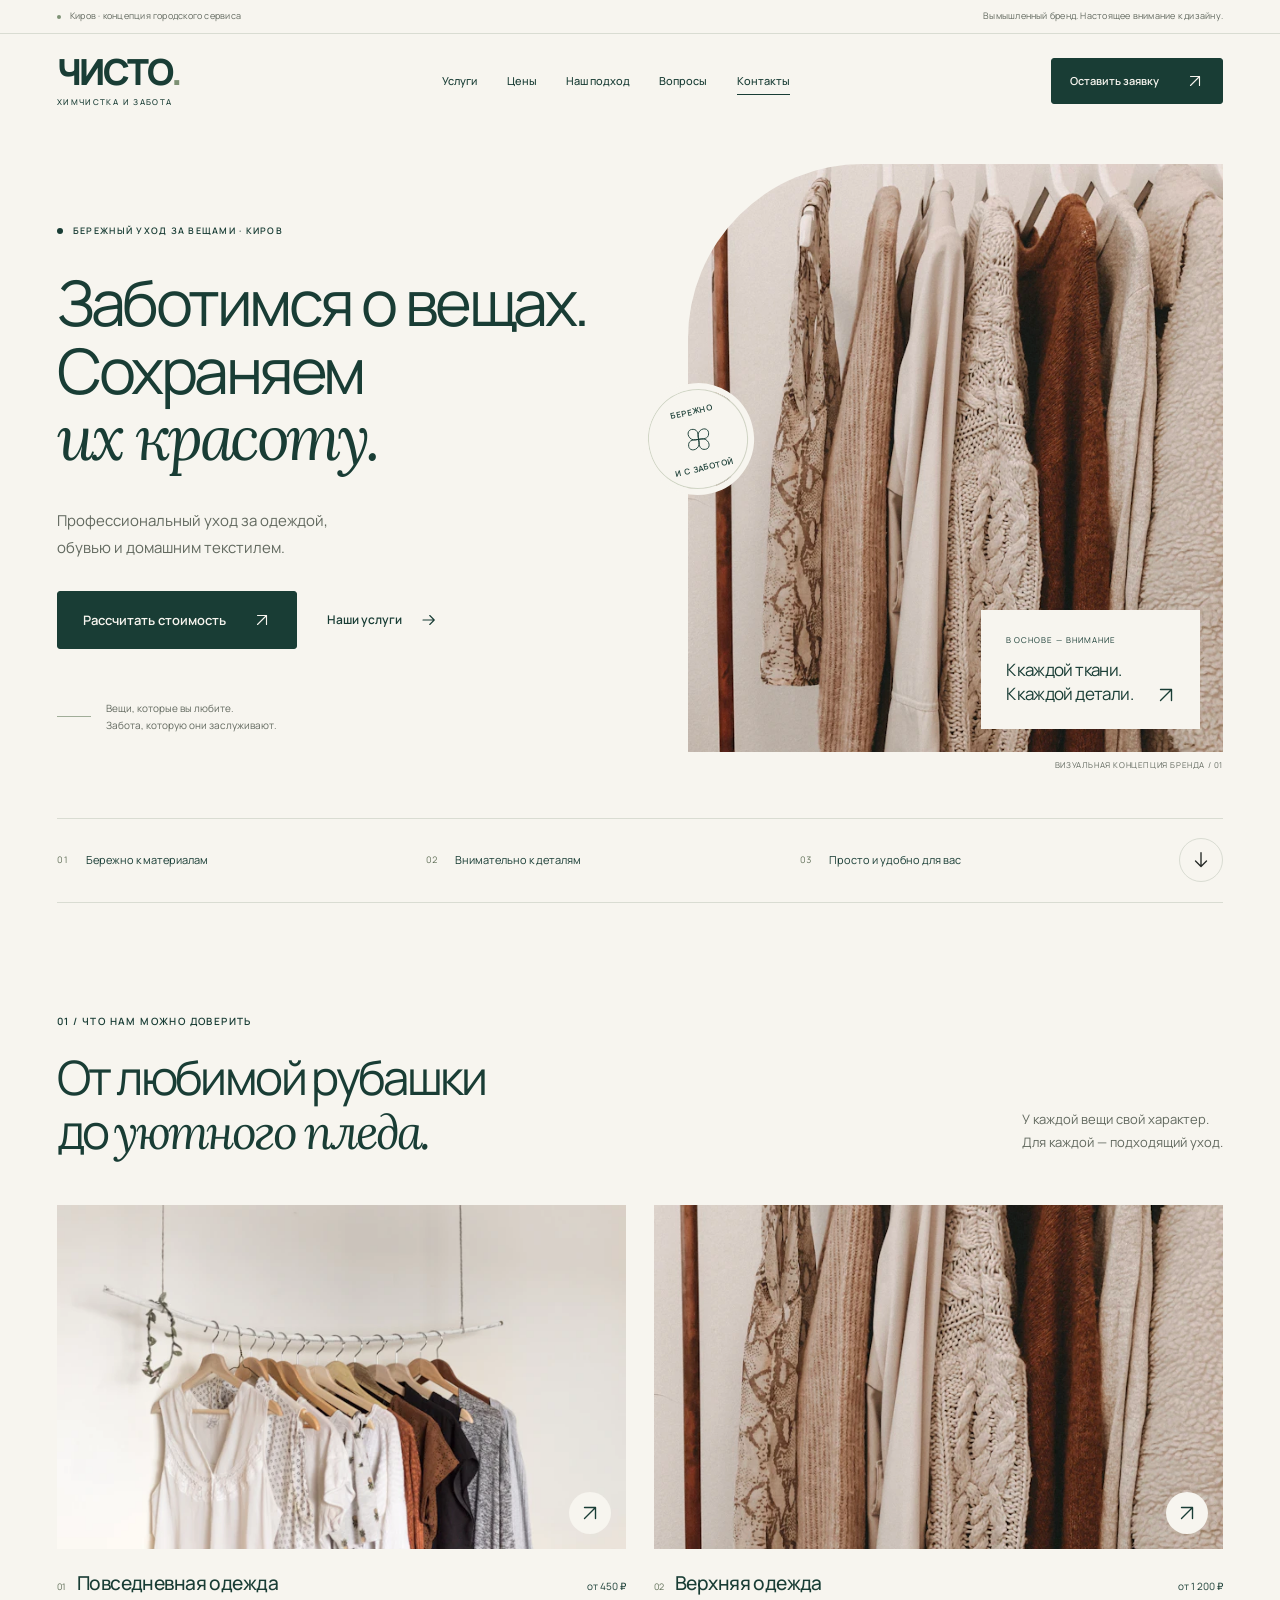
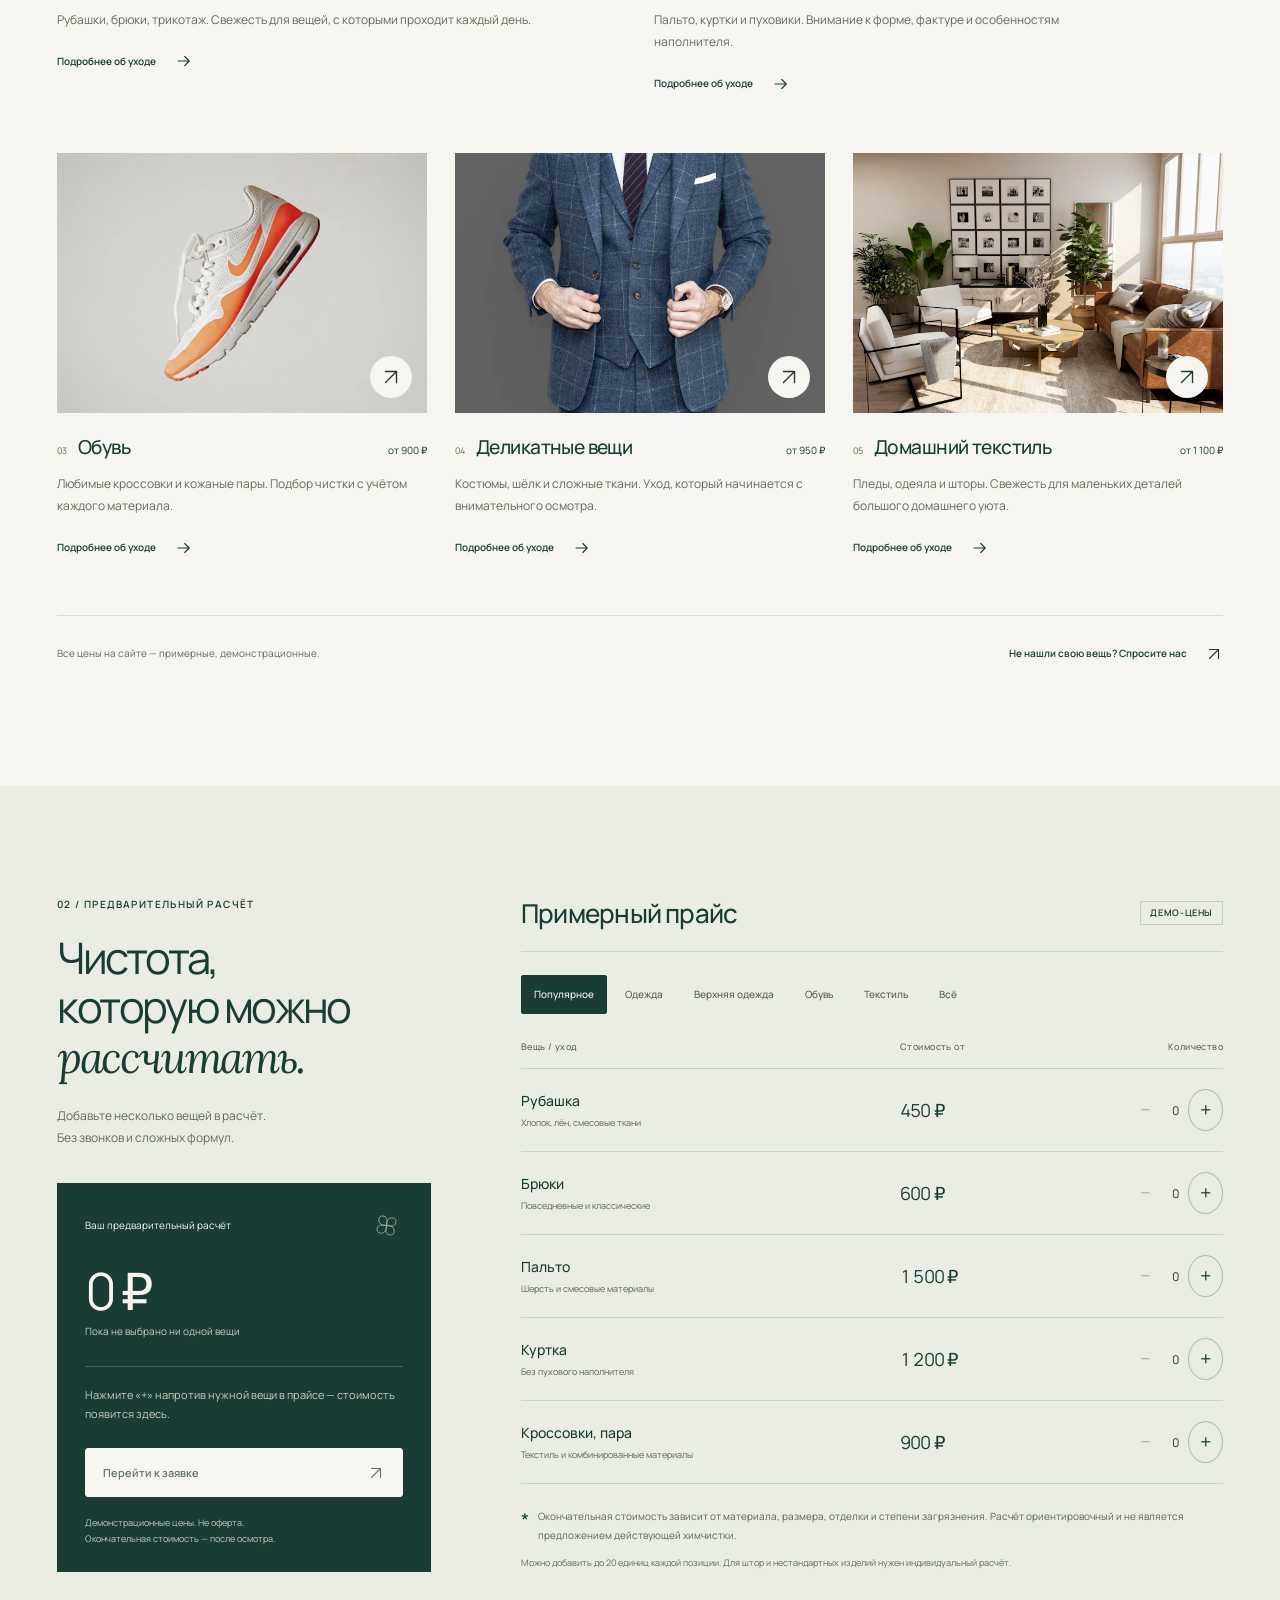
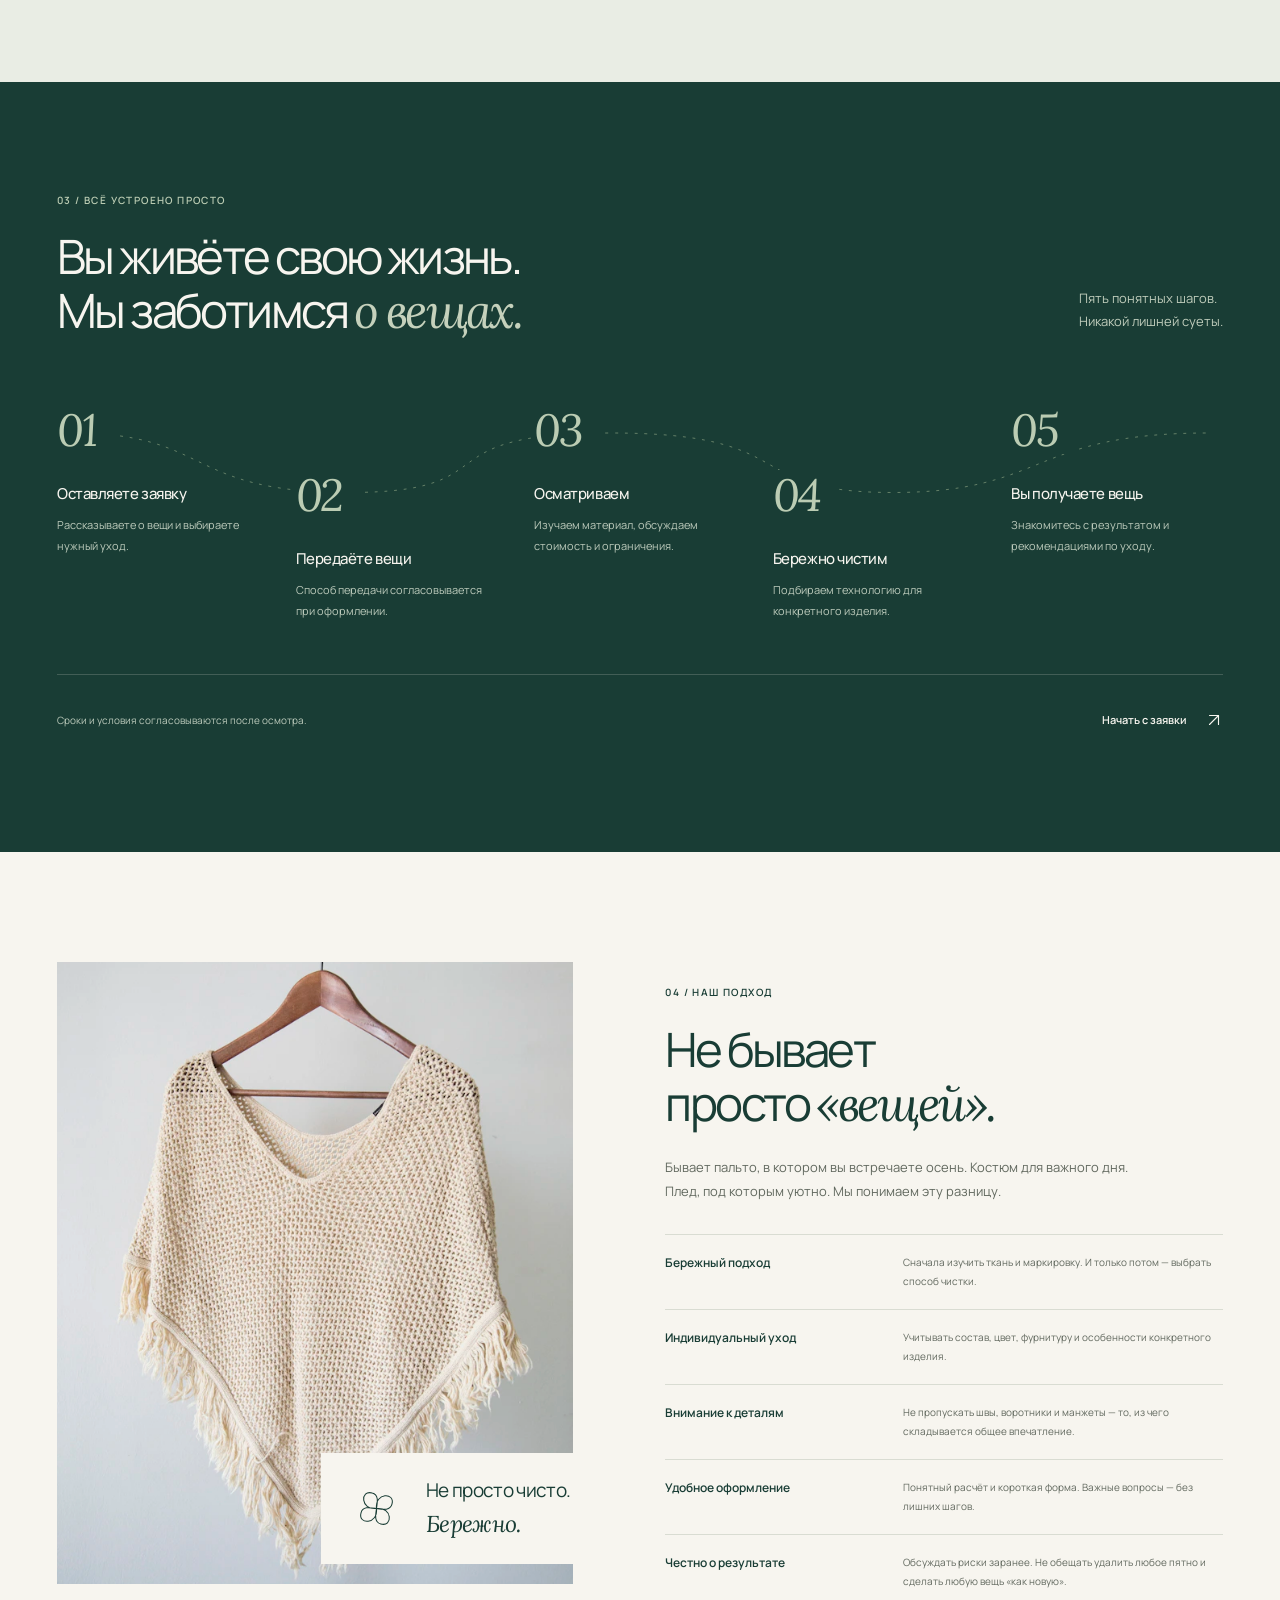
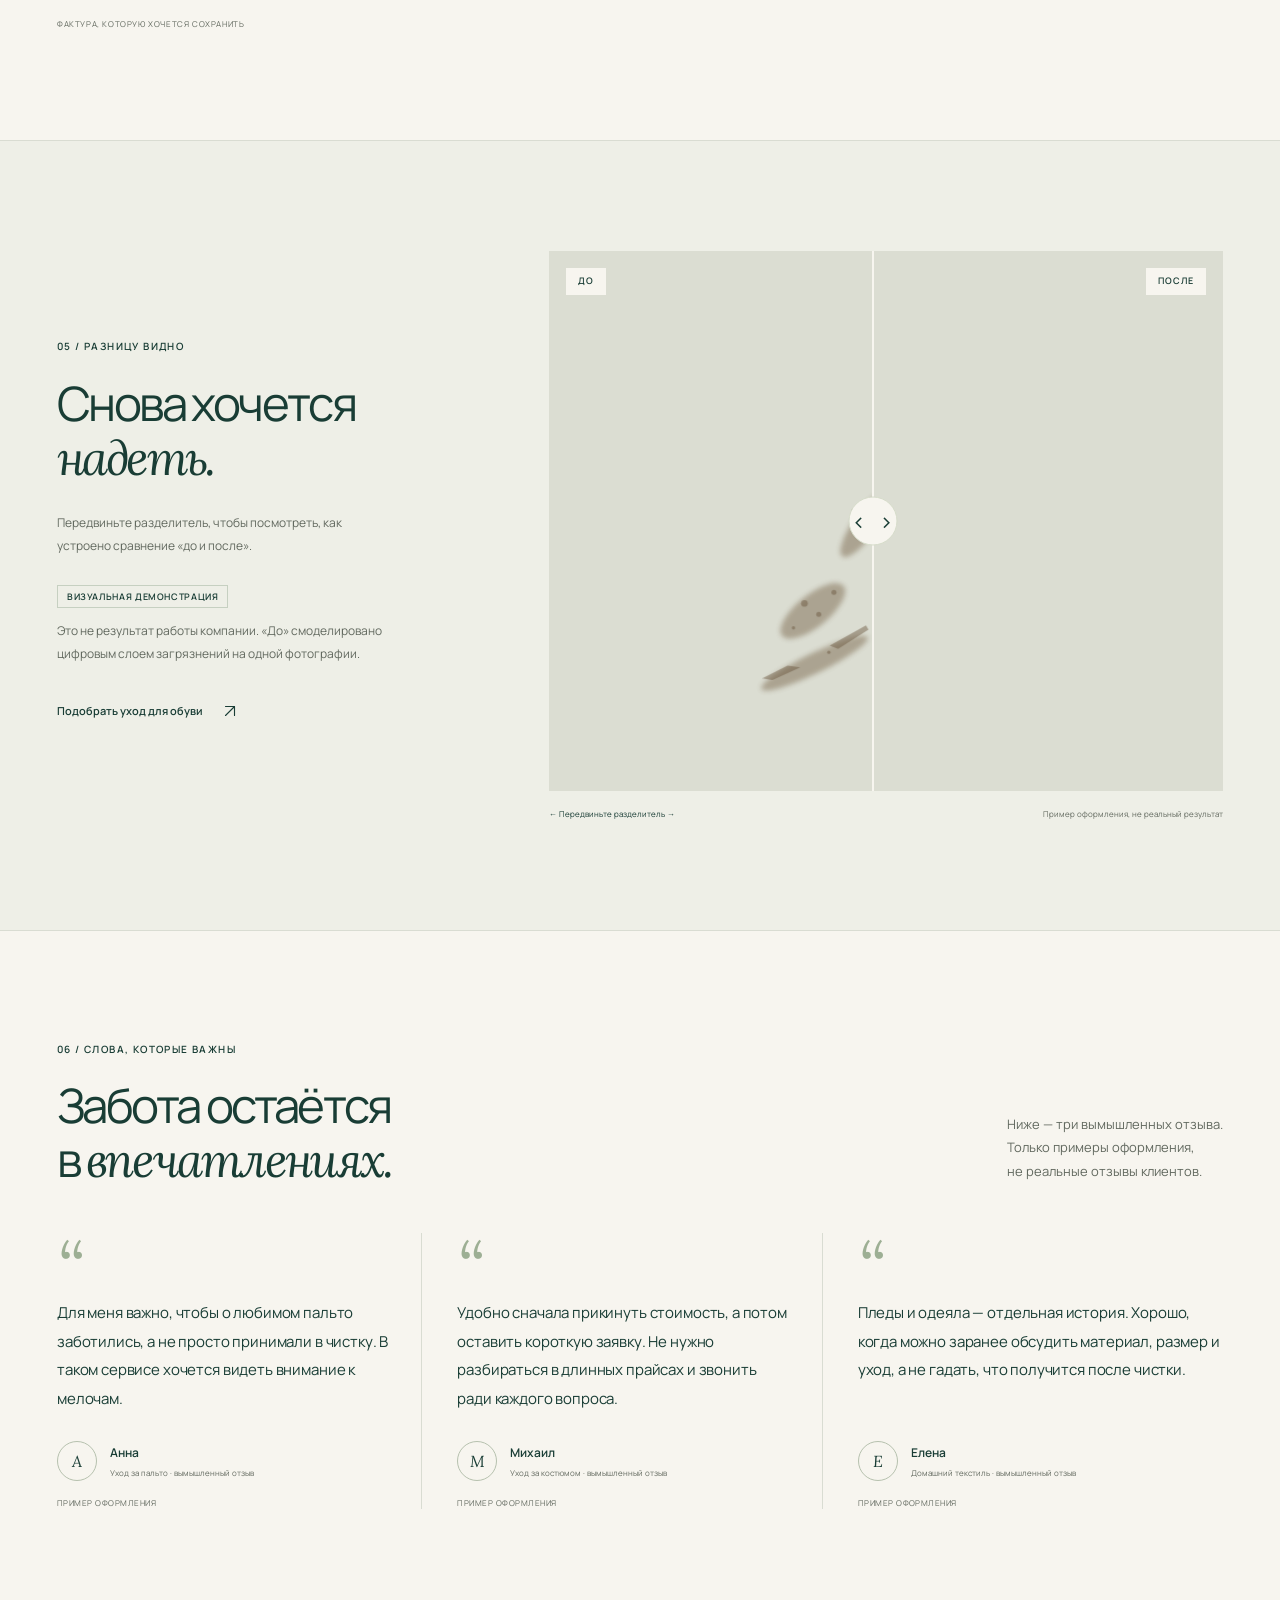
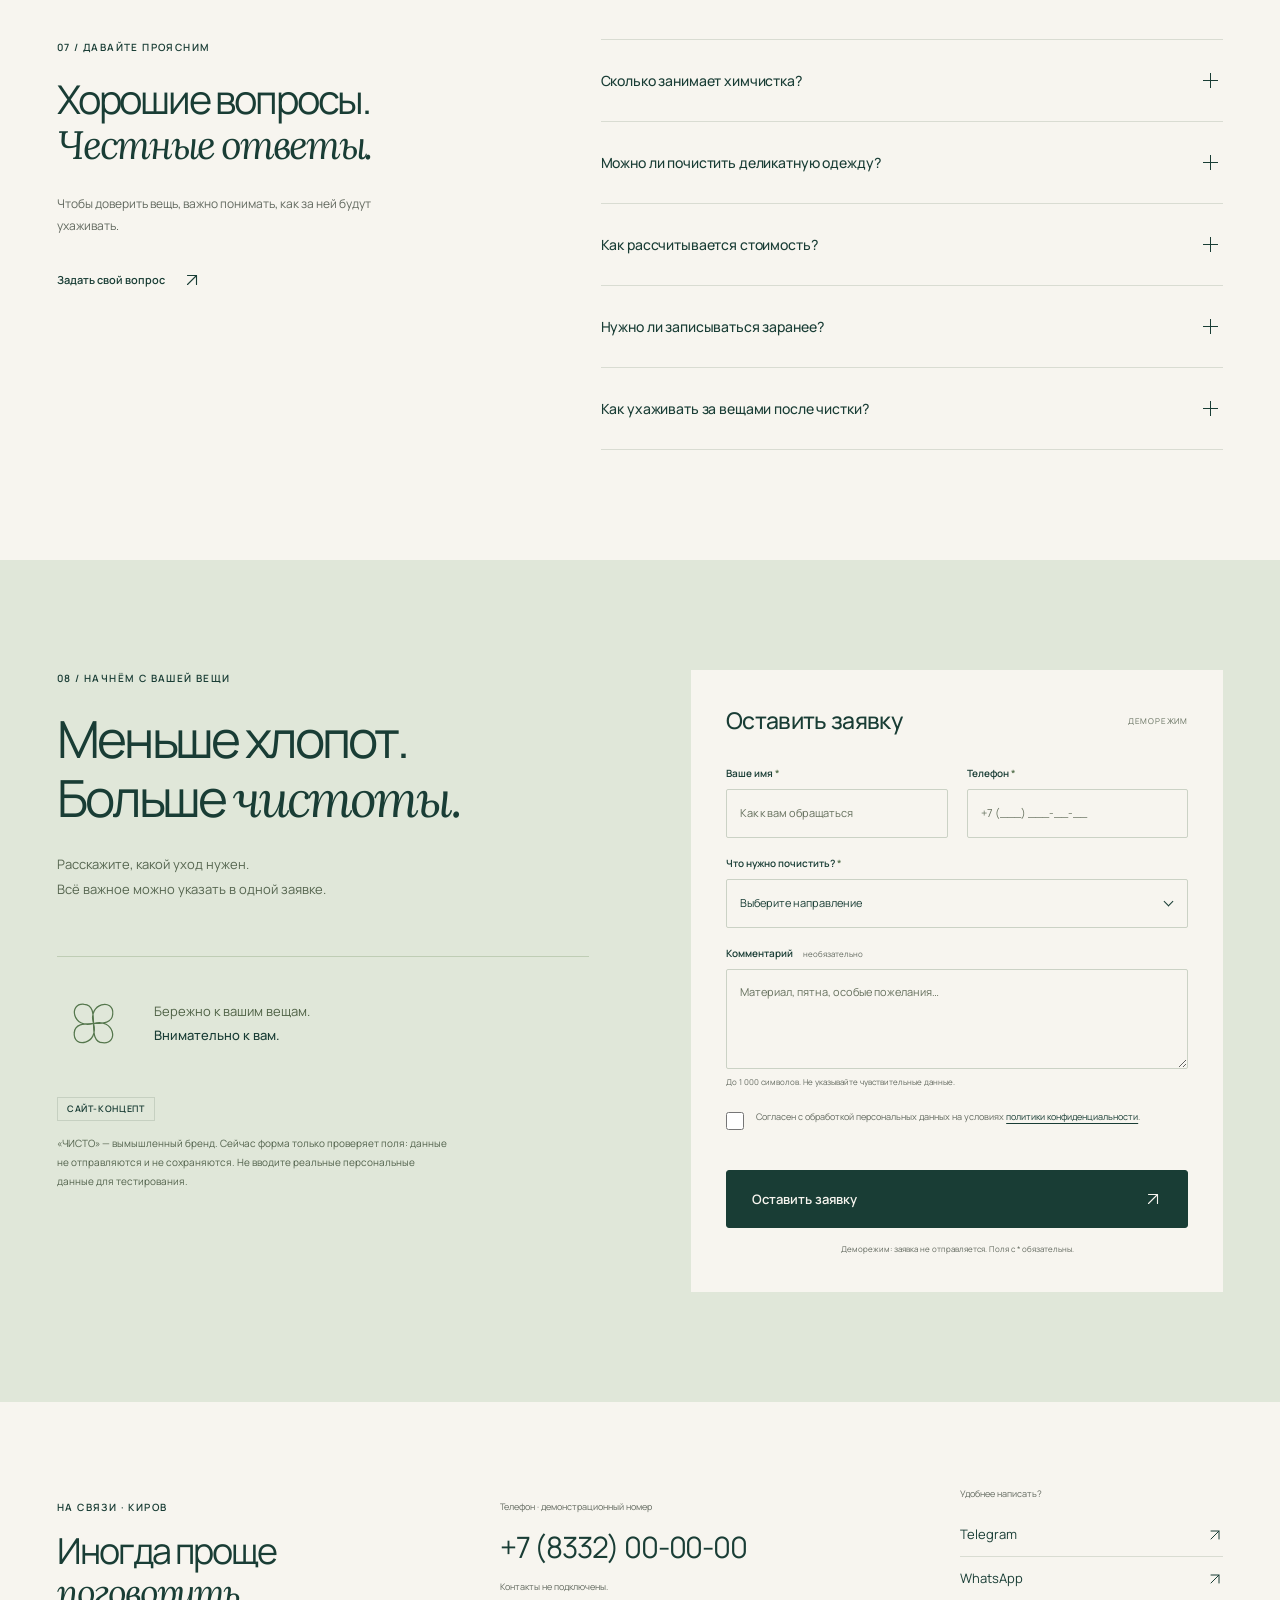
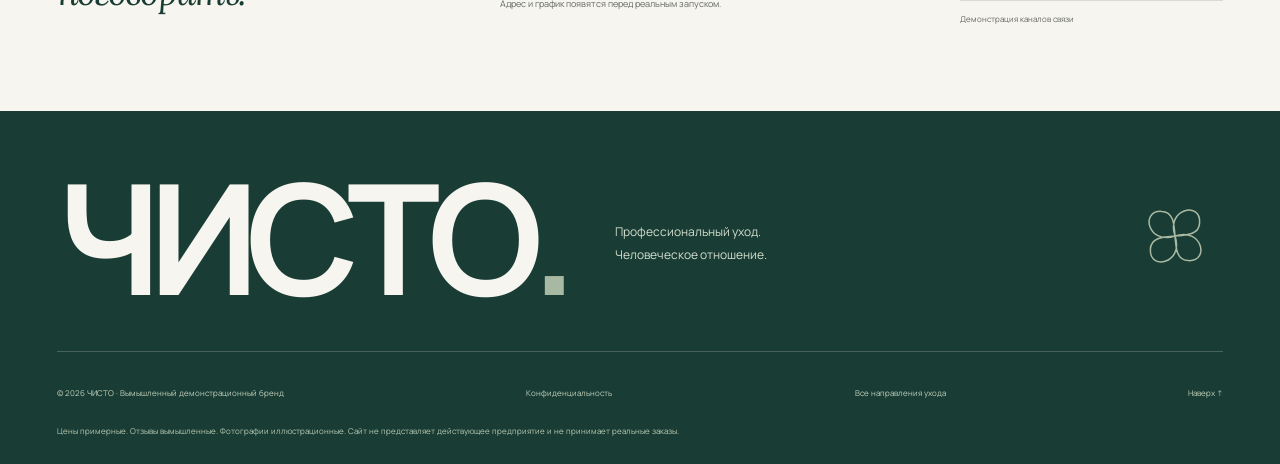
<file: index.html>
<!doctype html>
<html lang="ru">
  <head>
    <meta charset="utf-8" />
    <meta name="viewport" content="width=device-width, initial-scale=1" />
    <meta name="theme-color" content="#193D35" />
    <meta name="color-scheme" content="light" />
    <meta name="description" content="ЧИСТО — концепт современной химчистки в Кирове. Уход за одеждой, обувью и домашним текстилем, демонстрационный прайс и предварительный калькулятор." />
    <meta property="og:type" content="website" />
    <meta property="og:locale" content="ru_RU" />
    <meta property="og:title" content="ЧИСТО — заботимся о вещах. Сохраняем их красоту." />
    <meta property="og:description" content="Бережный уход за одеждой, обувью и домашним текстилем. Демонстрационный сайт вымышленного бренда в Кирове." />
    <meta property="og:image" content="assets/images/social-cover.jpg" />
    <meta property="og:image:width" content="1200" />
    <meta property="og:image:height" content="630" />
    <meta property="og:image:alt" content="ЧИСТО — концепция бережного ухода за любимыми вещами" />
    <meta name="twitter:card" content="summary_large_image" />
    <title>ЧИСТО — химчистка и бережный уход в Кирове · Демо</title>
    <link rel="icon" href="favicon.svg" type="image/svg+xml" />
    <link rel="apple-touch-icon" href="assets/images/apple-touch-icon.png" />
    <link rel="preload" href="assets/fonts/manrope-cyrillic.woff2" as="font" type="font/woff2" crossorigin />
    <link rel="preload" href="assets/images/hero-1200.webp" as="image" imagesrcset="assets/images/hero-640.webp 640w, assets/images/hero-1200.webp 1200w" imagesizes="(max-width: 760px) calc(100vw - 40px), (max-width: 1100px) 45vw, 46vw" />
    <link rel="stylesheet" href="css/styles.css" />
    <script src="js/config.js" defer></script>
    <script src="js/catalog.js" defer></script>
    <script src="js/app.js" defer></script>
  </head>
  <body>
    <a class="skip-link" href="#main">Перейти к содержимому</a>
    <svg class="icon-sprite" xmlns="http://www.w3.org/2000/svg" aria-hidden="true">
      <symbol id="i-arrow" viewBox="0 0 24 24"><path d="M4 12h15m-6-6 6 6-6 6" /></symbol>
      <symbol id="i-arrow-up" viewBox="0 0 24 24"><path d="M6 18 18 6M6 6h12v12" /></symbol>
      <symbol id="i-flower" viewBox="0 0 64 64"><path d="M32 32C13 34 13 10 27 14c8 2 6 11 5 18ZM32 32C30 13 54 13 50 27c-2 8-11 6-18 5ZM32 32C51 30 51 54 37 50c-8-2-6-11-5-18ZM32 32C34 51 10 51 14 37c2-8 11-6 18-5Z" /></symbol>
      <symbol id="i-pin" viewBox="0 0 24 24"><path d="M19 10c0 5-7 11-7 11S5 15 5 10a7 7 0 1 1 14 0Z" /><circle cx="12" cy="10" r="2.5" /></symbol>
    </svg>

    <div class="demo-bar" role="region" aria-label="О демонстрационном сайте">
      <div class="container demo-bar__inner">
        <span><span class="status-dot" aria-hidden="true"></span>Киров · концепция городского сервиса</span>
        <span>Вымышленный бренд. Настоящее внимание к дизайну.</span>
      </div>
    </div>

    <header class="site-header" id="top">
      <div class="container header__inner">
        <a class="brand" href="index.html">
          <span class="brand__word">ЧИСТО<span class="brand__dot">.</span></span>
          <span class="brand__caption">Химчистка и забота</span>
        </a>
        <nav class="desktop-nav" aria-label="Основная навигация">
          <a href="#services">Услуги</a>
          <a href="#prices">Цены</a>
          <a href="#approach">Наш подход</a>
          <a href="#faq">Вопросы</a>
          <a href="#contacts">Контакты</a>
        </nav>
        <a class="button button--small header__cta" href="#request">Оставить заявку<svg class="icon" aria-hidden="true"><use href="#i-arrow-up" /></svg></a>
        <button class="menu-toggle" type="button" aria-label="Открыть меню" aria-expanded="false" aria-controls="mobile-menu" hidden><span></span><span></span></button>
      </div>
    </header>

    <dialog class="mobile-menu" id="mobile-menu" aria-label="Навигация">
      <div class="mobile-menu__top"><span class="brand__word">ЧИСТО.</span><button class="close-button" type="button" data-dialog-close aria-label="Закрыть меню">×</button></div>
      <span class="eyebrow">Химчистка и забота · Киров</span>
      <nav aria-label="Мобильная навигация">
        <a href="#services">Услуги<span>01</span></a>
        <a href="#prices">Цены и расчёт<span>02</span></a>
        <a href="#approach">Наш подход<span>03</span></a>
        <a href="#faq">Вопросы<span>04</span></a>
        <a href="#contacts">Контакты<span>05</span></a>
      </nav>
      <a class="button" href="#request">Оставить заявку<svg class="icon" aria-hidden="true"><use href="#i-arrow-up" /></svg></a>
      <p class="small-note">Демонстрационный сайт вымышленного бренда.</p>
    </dialog>

    <main id="main">
      <section class="hero container" aria-labelledby="hero-title">
        <div class="hero__content">
          <p class="eyebrow hero__eyebrow"><span class="status-dot" aria-hidden="true"></span>Бережный уход за вещами · Киров</p>
          <h1 id="hero-title"><span>Заботимся о вещах.</span><span>Сохраняем</span><em>их красоту.</em></h1>
          <p class="hero__description">Профессиональный уход за одеждой,<br class="desktop-break" /> обувью и домашним текстилем.</p>
          <div class="hero__actions">
            <a class="button" href="#prices">Рассчитать стоимость<svg class="icon" aria-hidden="true"><use href="#i-arrow-up" /></svg></a>
            <a class="text-link" href="#services">Наши услуги<svg class="icon" aria-hidden="true"><use href="#i-arrow" /></svg></a>
          </div>
          <div class="hero__signature"><span class="signature-line" aria-hidden="true"></span><span>Вещи, которые вы любите.<br />Забота, которую они заслуживают.</span></div>
        </div>
        <div class="hero__visual">
          <figure class="hero__photo">
            <img src="assets/images/hero-1200.webp" srcset="assets/images/hero-640.webp 640w, assets/images/hero-1200.webp 1200w" sizes="(max-width: 760px) calc(100vw - 40px), (max-width: 1100px) 45vw, 46vw" width="1200" height="1425" alt="Одежда натуральных оттенков на вешалках — иллюстрация бережного ухода" fetchpriority="high" />
            <figcaption><span>В основе — внимание</span><strong>К каждой ткани.<br />К каждой детали.</strong><svg class="icon" aria-hidden="true"><use href="#i-arrow-up" /></svg></figcaption>
          </figure>
          <div class="care-seal" aria-hidden="true"><span>Бережно</span><svg><use href="#i-flower" /></svg><span>и с заботой</span></div>
          <span class="hero__photo-note">Визуальная концепция бренда / 01</span>
        </div>
      </section>

      <div class="container care-strip" role="group" aria-label="Принципы сервиса">
        <p><span>01</span>Бережно к материалам</p>
        <p><span>02</span>Внимательно к деталям</p>
        <p><span>03</span>Просто и удобно для вас</p>
        <a href="#services" aria-label="Посмотреть услуги"><svg class="icon" aria-hidden="true"><use href="#i-arrow" /></svg></a>
      </div>

      <section class="section services container" id="services" aria-labelledby="services-title">
        <div class="section-heading" data-reveal>
          <div><p class="eyebrow">01 / Что нам можно доверить</p><h2 id="services-title">От любимой рубашки<br />до <em>уютного пледа.</em></h2></div>
          <p class="section-heading__text">У каждой вещи свой характер.<br />Для каждой — подходящий уход.</p>
        </div>
        <div class="services-grid">
          <article class="service service--wide" data-reveal>
            <a class="service__image-link" href="services.html#everyday" data-service="everyday" aria-label="Подробнее о химчистке повседневной одежды">
              <img src="assets/images/everyday-640.webp" srcset="assets/images/everyday-640.webp 640w, assets/images/everyday-1000.webp 1000w" sizes="(max-width: 600px) calc(100vw - 40px), 45vw" width="1000" height="688" loading="lazy" decoding="async" alt="Светлая повседневная одежда на деревянных вешалках" />
              <span class="service__image-arrow" aria-hidden="true"><svg class="icon"><use href="#i-arrow-up" /></svg></span>
            </a>
            <div class="service__heading"><span class="service__number">01</span><h3>Повседневная одежда</h3><span class="service__price" data-price-category="everyday">от 450 ₽</span></div>
            <p>Рубашки, брюки, трикотаж. Свежесть для вещей, с которыми проходит каждый день.</p>
            <a class="service__detail text-link" href="services.html#everyday" data-service="everyday">Подробнее об уходе<svg class="icon" aria-hidden="true"><use href="#i-arrow" /></svg></a>
          </article>
          <article class="service service--wide service--outer" data-reveal>
            <a class="service__image-link" href="services.html#outerwear" data-service="outerwear" aria-label="Подробнее об уходе за верхней одеждой">
              <img src="assets/images/hero-640.webp" width="640" height="760" loading="lazy" decoding="async" alt="Пальто, куртки и фактурная верхняя одежда натуральных оттенков" />
              <span class="service__image-arrow" aria-hidden="true"><svg class="icon"><use href="#i-arrow-up" /></svg></span>
            </a>
            <div class="service__heading"><span class="service__number">02</span><h3>Верхняя одежда</h3><span class="service__price" data-price-category="outerwear">от 1 200 ₽</span></div>
            <p>Пальто, куртки и пуховики. Внимание к форме, фактуре и особенностям наполнителя.</p>
            <a class="service__detail text-link" href="services.html#outerwear" data-service="outerwear">Подробнее об уходе<svg class="icon" aria-hidden="true"><use href="#i-arrow" /></svg></a>
          </article>
          <article class="service" data-reveal>
            <a class="service__image-link" href="services.html#shoes" data-service="shoes" aria-label="Подробнее о чистке обуви">
              <img src="assets/images/shoes-640.webp" width="640" height="512" loading="lazy" decoding="async" alt="Светлый кроссовок на нейтральном фоне — иллюстрация ухода за обувью" />
              <span class="service__image-arrow" aria-hidden="true"><svg class="icon"><use href="#i-arrow-up" /></svg></span>
            </a>
            <div class="service__heading"><span class="service__number">03</span><h3>Обувь</h3><span class="service__price" data-price-category="shoes">от 900 ₽</span></div>
            <p>Любимые кроссовки и кожаные пары. Подбор чистки с учётом каждого материала.</p>
            <a class="service__detail text-link" href="services.html#shoes" data-service="shoes">Подробнее об уходе<svg class="icon" aria-hidden="true"><use href="#i-arrow" /></svg></a>
          </article>
          <article class="service service--delicate" data-reveal>
            <a class="service__image-link" href="services.html#delicate" data-service="delicate" aria-label="Подробнее об уходе за костюмами и деликатными тканями">
              <img src="assets/images/suit-640.webp" width="640" height="512" loading="lazy" decoding="async" alt="Фактурный костюм — пример изделия, требующего внимательного ухода" />
              <span class="service__image-arrow" aria-hidden="true"><svg class="icon"><use href="#i-arrow-up" /></svg></span>
            </a>
            <div class="service__heading"><span class="service__number">04</span><h3>Деликатные вещи</h3><span class="service__price" data-price-category="delicate">от 950 ₽</span></div>
            <p>Костюмы, шёлк и сложные ткани. Уход, который начинается с внимательного осмотра.</p>
            <a class="service__detail text-link" href="services.html#delicate" data-service="delicate">Подробнее об уходе<svg class="icon" aria-hidden="true"><use href="#i-arrow" /></svg></a>
          </article>
          <article class="service" data-reveal>
            <a class="service__image-link" href="services.html#textile" data-service="textile" aria-label="Подробнее о чистке домашнего текстиля">
              <img src="assets/images/textile-640.webp" width="640" height="512" loading="lazy" decoding="async" alt="Плед и подушки в светлой гостиной — иллюстрация домашнего текстиля" />
              <span class="service__image-arrow" aria-hidden="true"><svg class="icon"><use href="#i-arrow-up" /></svg></span>
            </a>
            <div class="service__heading"><span class="service__number">05</span><h3>Домашний текстиль</h3><span class="service__price" data-price-category="textile">от 1 100 ₽</span></div>
            <p>Пледы, одеяла и шторы. Свежесть для маленьких деталей большого домашнего уюта.</p>
            <a class="service__detail text-link" href="services.html#textile" data-service="textile">Подробнее об уходе<svg class="icon" aria-hidden="true"><use href="#i-arrow" /></svg></a>
          </article>
        </div>
        <div class="section-footnote"><span>Все цены на сайте — примерные, демонстрационные.</span><a class="text-link" href="#request">Не нашли свою вещь? Спросите нас<svg class="icon" aria-hidden="true"><use href="#i-arrow-up" /></svg></a></div>
      </section>

      <section class="prices-section section" id="prices" aria-labelledby="prices-title">
        <div class="container prices-layout">
          <div class="prices-intro" data-reveal>
            <p class="eyebrow">02 / Предварительный расчёт</p>
            <h2 id="prices-title">Чистота,<br />которую можно<br /><em>рассчитать.</em></h2>
            <p>Добавьте несколько вещей в расчёт.<br />Без звонков и сложных формул.</p>
            <div class="estimate" id="estimate">
              <div class="estimate__heading"><span>Ваш предварительный расчёт</span><svg aria-hidden="true"><use href="#i-flower" /></svg></div>
              <output class="estimate__total" id="estimate-total" aria-label="Предварительная стоимость">0 ₽</output>
              <p class="estimate__count" id="estimate-count">Пока не выбрано ни одной вещи</p>
              <ul class="estimate__items" id="estimate-items" aria-label="Вещи в расчёте" hidden></ul>
              <p class="estimate__empty" id="estimate-empty">Нажмите «+» напротив нужной вещи в прайсе — стоимость появится здесь.</p>
              <div class="estimate__actions"><a class="button button--cream" href="#request" id="estimate-order">Перейти к заявке<svg class="icon" aria-hidden="true"><use href="#i-arrow-up" /></svg></a><button class="estimate__reset" id="estimate-reset" type="button" hidden>Очистить расчёт</button></div>
              <p class="estimate__disclaimer">Демонстрационные цены. Не оферта.<br />Окончательная стоимость — после осмотра.</p>
              <span class="sr-only" id="estimate-announcement" role="status" aria-live="polite" aria-atomic="true"></span>
            </div>
          </div>
          <div class="price-list" data-reveal>
            <div class="price-list__top"><h3>Примерный прайс</h3><span class="demo-label">Демо-цены</span></div>
            <div class="price-filters" role="group" aria-label="Категория вещей" hidden>
              <button type="button" data-filter="popular" aria-pressed="true">Популярное</button>
              <button type="button" data-filter="everyday" aria-pressed="false">Одежда</button>
              <button type="button" data-filter="outerwear" aria-pressed="false">Верхняя одежда</button>
              <button type="button" data-filter="shoes" aria-pressed="false">Обувь</button>
              <button type="button" data-filter="textile" aria-pressed="false">Текстиль</button>
              <button type="button" data-filter="all" aria-pressed="false">Всё</button>
            </div>
            <table class="price-table">
              <caption class="sr-only">Примерные демонстрационные цены. Добавьте вещи для предварительного расчёта.</caption>
              <thead><tr><th scope="col">Вещь / уход</th><th scope="col">Стоимость от</th><th scope="col" class="quantity-heading">Количество</th></tr></thead>
              <tbody id="price-rows">
                <tr data-item="shirt"><th scope="row">Рубашка<span>Хлопок, лён, смесовые ткани</span></th><td data-price-for="shirt">450 ₽</td><td class="quantity-cell"></td></tr>
                <tr data-item="trousers"><th scope="row">Брюки<span>Повседневные и классические</span></th><td data-price-for="trousers">600 ₽</td><td class="quantity-cell"></td></tr>
                <tr data-item="sweater"><th scope="row">Свитер<span>Шерсть и смесовый трикотаж</span></th><td data-price-for="sweater">700 ₽</td><td class="quantity-cell"></td></tr>
                <tr data-item="dress"><th scope="row">Платье<span>Уход с учётом ткани и отделки</span></th><td data-price-for="dress">950 ₽</td><td class="quantity-cell"></td></tr>
                <tr data-item="suit"><th scope="row">Костюм, 2 предмета<span>Пиджак и брюки / юбка</span></th><td data-price-for="suit">1 400 ₽</td><td class="quantity-cell"></td></tr>
                <tr data-item="coat"><th scope="row">Пальто<span>Шерсть и смесовые материалы</span></th><td data-price-for="coat">1 500 ₽</td><td class="quantity-cell"></td></tr>
                <tr data-item="jacket"><th scope="row">Куртка<span>Без пухового наполнителя</span></th><td data-price-for="jacket">1 200 ₽</td><td class="quantity-cell"></td></tr>
                <tr data-item="down-jacket"><th scope="row">Пуховик<span>Натуральный или синтетический пух</span></th><td data-price-for="down-jacket">1 700 ₽</td><td class="quantity-cell"></td></tr>
                <tr data-item="sneakers"><th scope="row">Кроссовки, пара<span>Текстиль и комбинированные материалы</span></th><td data-price-for="sneakers">900 ₽</td><td class="quantity-cell"></td></tr>
                <tr data-item="leather-shoes"><th scope="row">Кожаная обувь, пара<span>Гладкая кожа, без реставрации</span></th><td data-price-for="leather-shoes">1 100 ₽</td><td class="quantity-cell"></td></tr>
                <tr data-item="blanket"><th scope="row">Плед<span>Стандартный размер, до 2 × 2 м</span></th><td data-price-for="blanket">1 100 ₽</td><td class="quantity-cell"></td></tr>
                <tr data-item="duvet"><th scope="row">Одеяло<span>Стандартное двуспальное</span></th><td data-price-for="duvet">1 400 ₽</td><td class="quantity-cell"></td></tr>
              </tbody>
            </table>
            <p class="price-list__note"><span aria-hidden="true">*</span>Окончательная стоимость зависит от материала, размера, отделки и степени загрязнения. Расчёт ориентировочный и не является предложением действующей химчистки.</p>
            <p class="small-note quantity-limit" hidden>Можно добавить до 20 единиц каждой позиции. Для штор и нестандартных изделий нужен индивидуальный расчёт.</p>
            <noscript><p class="small-note">Включите JavaScript, чтобы пользоваться фильтрами и калькулятором. Выше доступен весь демонстрационный прайс.</p></noscript>
          </div>
        </div>
      </section>

      <section class="process section" id="process" aria-labelledby="process-title">
        <div class="container">
          <div class="section-heading" data-reveal><div><p class="eyebrow">03 / Всё устроено просто</p><h2 id="process-title">Вы живёте свою жизнь.<br />Мы заботимся <em>о вещах.</em></h2></div><p class="section-heading__text">Пять понятных шагов.<br />Никакой лишней суеты.</p></div>
          <div class="process__timeline" data-reveal>
            <svg class="process__thread" viewBox="0 0 1200 150" preserveAspectRatio="none" aria-hidden="true"><path d="M15 40C160 40 130 125 300 125S370 40 570 40 700 125 860 125 1000 40 1185 40" /></svg>
            <ol class="process__steps">
              <li><span class="process__number">01</span><h3>Оставляете заявку</h3><p>Рассказываете о вещи и выбираете нужный уход.</p></li>
              <li><span class="process__number">02</span><h3>Передаёте вещи</h3><p>Способ передачи согласовывается при оформлении.</p></li>
              <li><span class="process__number">03</span><h3>Осматриваем</h3><p>Изучаем материал, обсуждаем стоимость и ограничения.</p></li>
              <li><span class="process__number">04</span><h3>Бережно чистим</h3><p>Подбираем технологию для конкретного изделия.</p></li>
              <li><span class="process__number">05</span><h3>Вы получаете вещь</h3><p>Знакомитесь с результатом и рекомендациями по уходу.</p></li>
            </ol>
          </div>
          <div class="process__bottom"><p>Сроки и условия согласовываются после осмотра.</p><a class="text-link" href="#request">Начать с заявки<svg class="icon" aria-hidden="true"><use href="#i-arrow-up" /></svg></a></div>
        </div>
      </section>

      <section class="approach section container" id="approach" aria-labelledby="approach-title">
        <div class="approach__visual" data-reveal>
          <img src="assets/images/knit-640.webp" srcset="assets/images/knit-640.webp 640w, assets/images/knit-1000.webp 1000w" sizes="(max-width: 760px) calc(100vw - 40px), 42vw" width="1000" height="1250" loading="lazy" decoding="async" alt="Крупная фактура светлого трикотажа на деревянной вешалке" />
          <div class="approach__label"><svg aria-hidden="true"><use href="#i-flower" /></svg><span>Не просто чисто.<br /><em>Бережно.</em></span></div>
          <span class="approach__photo-note">Фактура, которую хочется сохранить</span>
        </div>
        <div class="approach__content" data-reveal>
          <p class="eyebrow">04 / Наш подход</p>
          <h2 id="approach-title">Не бывает<br />просто <em>«вещей».</em></h2>
          <p class="approach__intro">Бывает пальто, в котором вы встречаете осень. Костюм для важного дня. Плед, под которым уютно. Мы понимаем эту разницу.</p>
          <dl class="principles">
            <div><dt>Бережный подход</dt><dd>Сначала изучить ткань и маркировку. И только потом — выбрать способ чистки.</dd></div>
            <div><dt>Индивидуальный уход</dt><dd>Учитывать состав, цвет, фурнитуру и особенности конкретного изделия.</dd></div>
            <div><dt>Внимание к деталям</dt><dd>Не пропускать швы, воротники и манжеты — то, из чего складывается общее впечатление.</dd></div>
            <div><dt>Удобное оформление</dt><dd>Понятный расчёт и короткая форма. Важные вопросы — без лишних шагов.</dd></div>
            <div><dt>Честно о результате</dt><dd>Обсуждать риски заранее. Не обещать удалить любое пятно и сделать любую вещь «как новую».</dd></div>
          </dl>
        </div>
      </section>

      <section class="comparison-section section" id="comparison" aria-labelledby="comparison-title">
        <div class="container comparison-layout">
          <div class="comparison-intro" data-reveal>
            <p class="eyebrow">05 / Разницу видно</p>
            <h2 id="comparison-title">Снова хочется<br /><em>надеть.</em></h2>
            <p>Передвиньте разделитель, чтобы посмотреть, как устроено сравнение «до и после».</p>
            <p class="comparison__notice"><span class="demo-label">Визуальная демонстрация</span>Это не результат работы компании. «До» смоделировано цифровым слоем загрязнений на одной фотографии.</p>
            <a class="text-link" href="#request" data-select-service="shoes">Подобрать уход для обуви<svg class="icon" aria-hidden="true"><use href="#i-arrow-up" /></svg></a>
          </div>
          <figure class="comparison" data-reveal>
            <div class="comparison__stage" id="comparison-stage">
              <img class="comparison__after" src="assets/images/shoes-1200.webp" srcset="assets/images/shoes-640.webp 640w, assets/images/shoes-1200.webp 1200w" sizes="(max-width: 760px) calc(100vw - 40px), 54vw" width="1200" height="960" loading="lazy" decoding="async" alt="Демонстрационная фотография светлого кроссовка без цифровых загрязнений" />
              <div class="comparison__before" aria-hidden="true">
                <img src="assets/images/shoes-1200.webp" srcset="assets/images/shoes-640.webp 640w, assets/images/shoes-1200.webp 1200w" sizes="(max-width: 760px) calc(100vw - 40px), 54vw" width="1200" height="960" loading="lazy" decoding="async" alt="" />
                <svg class="comparison__dirt" viewBox="0 0 800 640" preserveAspectRatio="none">
                  <defs><filter id="dirt-soften"><feGaussianBlur stdDeviation="3" /></filter><clipPath id="shoe-area"><path d="m232 508 22-64 39-41 30-124 70-72 36-27-25-66 19-8 75 40 51 29 19 48-34 77-75 101-63 73-99 45-47 13Z" /></clipPath></defs>
                  <g clip-path="url(#shoe-area)" fill="#756044" opacity=".46" filter="url(#dirt-soften)"><ellipse cx="313" cy="427" rx="47" ry="19" transform="rotate(-39 313 427)" /><ellipse cx="375" cy="324" rx="47" ry="14" transform="rotate(-55 375 324)" /><ellipse cx="468" cy="245" rx="40" ry="18" transform="rotate(-58 468 245)" /><ellipse cx="315" cy="489" rx="70" ry="12" transform="rotate(-26 315 489)" /><ellipse cx="460" cy="353" rx="76" ry="10" transform="rotate(-53 460 353)" /></g>
                  <g clip-path="url(#shoe-area)" fill="#68543d" opacity=".45"><circle cx="320" cy="431" r="3" /><circle cx="303" cy="418" r="4" /><circle cx="290" cy="447" r="2" /><circle cx="338" cy="405" r="3" /><circle cx="388" cy="322" r="4" /><circle cx="374" cy="342" r="2" /><circle cx="362" cy="308" r="3" /><circle cx="447" cy="259" r="4" /><circle cx="465" cy="237" r="3" /><circle cx="332" cy="476" r="2" /><path d="m253 507 30-15 15 2-33 15Zm80-39 43-24 3 5-36 23Zm80-73 34-39 4 5-31 40Z" /></g>
                </svg>
              </div>
              <span class="comparison__tag comparison__tag--before" aria-hidden="true">До</span><span class="comparison__tag comparison__tag--after" aria-hidden="true">После</span>
              <div class="comparison__handle" aria-hidden="true"><span>‹&nbsp; ›</span></div>
              <label class="sr-only" for="comparison-range">Сравнение до и после: передвиньте разделитель</label>
              <input id="comparison-range" class="comparison__range" type="range" min="0" max="100" value="48" aria-describedby="comparison-help" aria-valuetext="48% изображения «До»" disabled />
            </div>
            <figcaption id="comparison-help"><span>← Передвиньте разделитель →</span><span>Пример оформления, не реальный результат</span><noscript><span>Без JavaScript показано статическое сравнение.</span></noscript></figcaption>
          </figure>
        </div>
      </section>

      <section class="reviews section container" id="reviews" aria-labelledby="reviews-title">
        <div class="section-heading" data-reveal><div><p class="eyebrow">06 / Слова, которые важны</p><h2 id="reviews-title">Забота остаётся<br />в <em>впечатлениях.</em></h2></div><p class="section-heading__text">Ниже — три вымышленных отзыва.<br />Только примеры оформления,<br />не реальные отзывы клиентов.</p></div>
        <div class="reviews-grid" data-reveal>
          <figure class="review"><span class="review__quote-mark" aria-hidden="true">“</span><blockquote>Для меня важно, чтобы о любимом пальто заботились, а не просто принимали в чистку. В таком сервисе хочется видеть внимание к мелочам.</blockquote><span class="review__example">Пример оформления</span><figcaption><span class="review__avatar" aria-hidden="true">А</span><span><strong>Анна</strong><small>Уход за пальто · вымышленный отзыв</small></span></figcaption></figure>
          <figure class="review"><span class="review__quote-mark" aria-hidden="true">“</span><blockquote>Удобно сначала прикинуть стоимость, а потом оставить короткую заявку. Не нужно разбираться в длинных прайсах и звонить ради каждого вопроса.</blockquote><span class="review__example">Пример оформления</span><figcaption><span class="review__avatar" aria-hidden="true">М</span><span><strong>Михаил</strong><small>Уход за костюмом · вымышленный отзыв</small></span></figcaption></figure>
          <figure class="review"><span class="review__quote-mark" aria-hidden="true">“</span><blockquote>Пледы и одеяла — отдельная история. Хорошо, когда можно заранее обсудить материал, размер и уход, а не гадать, что получится после чистки.</blockquote><span class="review__example">Пример оформления</span><figcaption><span class="review__avatar" aria-hidden="true">Е</span><span><strong>Елена</strong><small>Домашний текстиль · вымышленный отзыв</small></span></figcaption></figure>
        </div>
      </section>

      <section class="faq section container" id="faq" aria-labelledby="faq-title">
        <div class="faq__intro" data-reveal><p class="eyebrow">07 / Давайте проясним</p><h2 id="faq-title">Хорошие вопросы.<br /><em>Честные ответы.</em></h2><p>Чтобы доверить вещь, важно понимать, как за ней будут ухаживать.</p><a class="text-link" href="#request">Задать свой вопрос<svg class="icon" aria-hidden="true"><use href="#i-arrow-up" /></svg></a></div>
        <div class="faq__list" data-reveal>
          <details name="faq"><summary>Сколько занимает химчистка?<span class="faq__plus" aria-hidden="true"></span></summary><div class="faq__answer"><p>Часто стандартный уход занимает от 2 до 5 рабочих дней. Деликатные материалы, сложные пятна и крупный текстиль могут потребовать больше времени. Это общий ориентир, а не срок этого демонстрационного бренда. Точную дату согласовывают после осмотра изделия.</p></div></details>
          <details name="faq"><summary>Можно ли почистить деликатную одежду?<span class="faq__plus" aria-hidden="true"></span></summary><div class="faq__answer"><p>Многие деликатные изделия подходят для профессионального ухода, но решение принимается по составу, маркировке и состоянию вещи. Шёлк, шерсть, клеевые элементы и сложная отделка требуют отдельной оценки. Иногда безопасная чистка невозможна — об этом важно узнать до начала работ.</p></div></details>
          <details name="faq"><summary>Как рассчитывается стоимость?<span class="faq__plus" aria-hidden="true"></span></summary><div class="faq__answer"><p>Базовая цена зависит от типа изделия. При осмотре учитывают материал, размер, отделку, наполнитель и загрязнения. Цены и калькулятор на этом сайте демонстрационные: окончательная стоимость должна быть согласована специалистом до чистки.</p></div></details>
          <details name="faq"><summary>Нужно ли записываться заранее?<span class="faq__plus" aria-hidden="true"></span></summary><div class="faq__answer"><p>Правила приёма зависят от конкретной химчистки. Предварительная заявка помогает уточнить возможность ухода, передачу вещей и загрузку специалистов. На этом демонстрационном сайте запись и отправка данных не подключены.</p></div></details>
          <details name="faq"><summary>Как ухаживать за вещами после чистки?<span class="faq__plus" aria-hidden="true"></span></summary><div class="faq__answer"><p>Следуйте маркировке производителя, проветривайте вещь перед хранением и используйте подходящие плечики. Не храните одежду долго в транспортировочном пластике. Обувь сушите вдали от нагревателей. Индивидуальные рекомендации зависят от материала и проведённого ухода.</p></div></details>
        </div>
      </section>

      <section class="request-section section" id="request" aria-labelledby="request-title">
        <div class="container request-layout">
          <div class="request__intro" data-reveal>
            <p class="eyebrow">08 / Начнём с вашей вещи</p>
            <h2 id="request-title">Меньше хлопот.<br />Больше <em>чистоты.</em></h2>
            <p>Расскажите, какой уход нужен.<br />Всё важное можно указать в одной заявке.</p>
            <div class="request__brand-note"><svg aria-hidden="true"><use href="#i-flower" /></svg><p>Бережно к вашим вещам.<br /><strong>Внимательно к вам.</strong></p></div>
            <div class="request__demo-note"><span class="demo-label">Сайт-концепт</span><p>«ЧИСТО» — вымышленный бренд. Сейчас форма только проверяет поля: данные не отправляются и не сохраняются. Не вводите реальные персональные данные для тестирования.</p></div>
          </div>
          <form class="request-form" id="request-form" method="post" data-reveal>
            <div class="request-form__heading"><h3>Оставить заявку</h3><span>Деморежим</span></div>
            <div hidden aria-hidden="true"><label for="customer-website">Оставьте это поле пустым</label><input id="customer-website" name="website" type="text" tabindex="-1" autocomplete="off" maxlength="200" /></div>
            <div class="form-grid">
              <div class="field"><label for="customer-name">Ваше имя <span aria-hidden="true">*</span></label><input id="customer-name" name="name" type="text" autocomplete="given-name" placeholder="Как к вам обращаться" required minlength="2" maxlength="60" aria-describedby="name-error" /><span class="field__error" id="name-error"></span></div>
              <div class="field"><label for="customer-phone">Телефон <span aria-hidden="true">*</span></label><input id="customer-phone" name="phone" type="tel" inputmode="tel" autocomplete="tel" placeholder="+7 (___) ___-__-__" required maxlength="22" aria-describedby="phone-error" /><span class="field__error" id="phone-error"></span></div>
              <div class="field field--full"><label for="customer-service">Что нужно почистить? <span aria-hidden="true">*</span></label><div class="select-wrap"><select id="customer-service" name="service" required aria-describedby="service-error"><option value="">Выберите направление</option><option value="everyday">Повседневная одежда</option><option value="outerwear">Верхняя одежда</option><option value="shoes">Обувь</option><option value="delicate">Костюмы и деликатные ткани</option><option value="textile">Домашний текстиль</option><option value="complex">Несколько направлений</option><option value="consultation">Нужна консультация</option></select></div><span class="field__error" id="service-error"></span></div>
              <div class="form-estimate field--full" id="form-estimate" hidden><div><strong>Вещи из вашего расчёта</strong><button type="button" class="text-link" id="edit-estimate">Изменить</button></div><p id="form-estimate-items"></p><span id="form-estimate-total"></span><small>Предварительная сумма по демонстрационным ценам</small></div>
              <div class="field field--full"><label for="customer-comment">Комментарий <span class="field__optional">необязательно</span></label><textarea id="customer-comment" name="comment" rows="3" maxlength="1000" placeholder="Материал, пятна, особые пожелания…" aria-describedby="comment-hint"></textarea><span class="field__hint" id="comment-hint">До 1 000 символов. Не указывайте чувствительные данные.</span></div>
            </div>
            <div class="consent-field"><div class="consent-row"><input id="customer-consent" name="consent" type="checkbox" required aria-describedby="consent-error" /><label for="customer-consent">Согласен с обработкой персональных данных на условиях <a href="privacy.html" target="_blank" rel="noopener">политики конфиденциальности<span class="sr-only"> (откроется в новой вкладке)</span></a>.</label></div><span class="field__error" id="consent-error"></span></div>
            <button class="button request-form__submit" type="submit" disabled><span>Оставить заявку</span><svg class="icon" aria-hidden="true"><use href="#i-arrow-up" /></svg></button>
            <p class="request-form__notice" id="form-mode-note">Деморежим: заявка не отправляется. Поля с * обязательны.</p>
            <div class="form-status" id="form-status" role="status" aria-live="polite" aria-atomic="true" hidden></div>
            <noscript><p class="small-note">Для проверки формы нужен JavaScript. Отправка заявки в демонстрационной версии недоступна.</p></noscript>
          </form>
        </div>
      </section>

      <section class="contacts container" id="contacts" aria-labelledby="contacts-title">
        <div><p class="eyebrow">На связи · Киров</p><h2 id="contacts-title">Иногда проще<br /><em>поговорить.</em></h2></div>
        <div class="contacts__phone"><span class="contact-label">Телефон · демонстрационный номер</span><a href="#demo-contacts" data-contact="phone">+7 (8332) 00-00-00</a><p id="demo-contacts">Контакты не подключены.<br />Адрес и график появятся перед реальным запуском.</p></div>
        <div class="contacts__messengers"><span class="contact-label">Удобнее написать?</span><a class="contact-channel" href="#demo-contacts" data-contact="telegram">Telegram<svg class="icon" aria-hidden="true"><use href="#i-arrow-up" /></svg></a><a class="contact-channel" href="#demo-contacts" data-contact="whatsapp">WhatsApp<svg class="icon" aria-hidden="true"><use href="#i-arrow-up" /></svg></a><span class="small-note">Демонстрация каналов связи</span></div>
      </section>
    </main>

    <footer class="site-footer">
      <div class="container">
        <div class="footer__top"><a class="footer__brand" href="#top" aria-label="ЧИСТО — наверх">ЧИСТО<span>.</span></a><p>Профессиональный уход.<br />Человеческое отношение.</p><svg class="footer__flower" aria-hidden="true"><use href="#i-flower" /></svg></div>
        <div class="footer__bottom"><span>© 2026 ЧИСТО · Вымышленный демонстрационный бренд</span><a href="privacy.html">Конфиденциальность</a><a href="services.html">Все направления ухода</a><a href="#top">Наверх ↑</a></div>
        <p class="footer__disclaimer">Цены примерные. Отзывы вымышленные. Фотографии иллюстрационные. Сайт не представляет действующее предприятие и не принимает реальные заказы.</p>
      </div>
    </footer>

    <nav class="mobile-cta" id="mobile-cta" aria-label="Быстрые действия" hidden><a href="#prices">Рассчитать<span id="mobile-cart-count" hidden></span></a><a href="#request">Оставить заявку<svg class="icon" aria-hidden="true"><use href="#i-arrow-up" /></svg></a></nav>

    <dialog class="service-dialog" id="service-dialog" aria-labelledby="service-dialog-title">
      <button class="close-button" type="button" data-dialog-close aria-label="Закрыть подробности услуги">×</button>
      <div class="service-dialog__visual"><img id="service-dialog-image" src="assets/images/everyday-640.webp" width="640" height="440" alt="" /></div>
      <div class="service-dialog__content"><p class="eyebrow" id="service-dialog-eyebrow"></p><h2 id="service-dialog-title">Подробности ухода</h2><p id="service-dialog-description"></p><h3>Что важно знать</h3><ul id="service-dialog-details"></ul><div class="service-dialog__price"><span>Примерная стоимость от</span><strong id="service-dialog-price"></strong></div><p class="small-note">Демонстрационные цены. Возможность ухода, срок и окончательную стоимость определяют после осмотра.</p><a class="button" id="service-dialog-order" href="#request">Подобрать уход<svg class="icon" aria-hidden="true"><use href="#i-arrow-up" /></svg></a><a class="service-dialog__page text-link" id="service-dialog-page" href="services.html">Все подробности на странице услуг<svg class="icon" aria-hidden="true"><use href="#i-arrow" /></svg></a></div>
    </dialog>

    <dialog class="contact-dialog" id="contact-dialog" aria-labelledby="contact-dialog-title">
      <button class="close-button" type="button" data-dialog-close aria-label="Закрыть информацию о контактах">×</button>
      <svg class="contact-dialog__flower" aria-hidden="true"><use href="#i-flower" /></svg><p class="eyebrow">Честный деморежим</p><h2 id="contact-dialog-title">Здесь будет<br /><em>живой разговор.</em></h2><p id="contact-dialog-text">«ЧИСТО» — вымышленный бренд. Телефон и мессенджеры показаны как пример и не подключены. Звонок или сообщение не будут инициированы.</p><a class="button" href="#request" data-close-on-link>Посмотреть форму заявки<svg class="icon" aria-hidden="true"><use href="#i-arrow-up" /></svg></a>
    </dialog>
    <div class="toast" id="toast" role="status" aria-live="polite" aria-atomic="true"></div>
  </body>
</html>
</file>
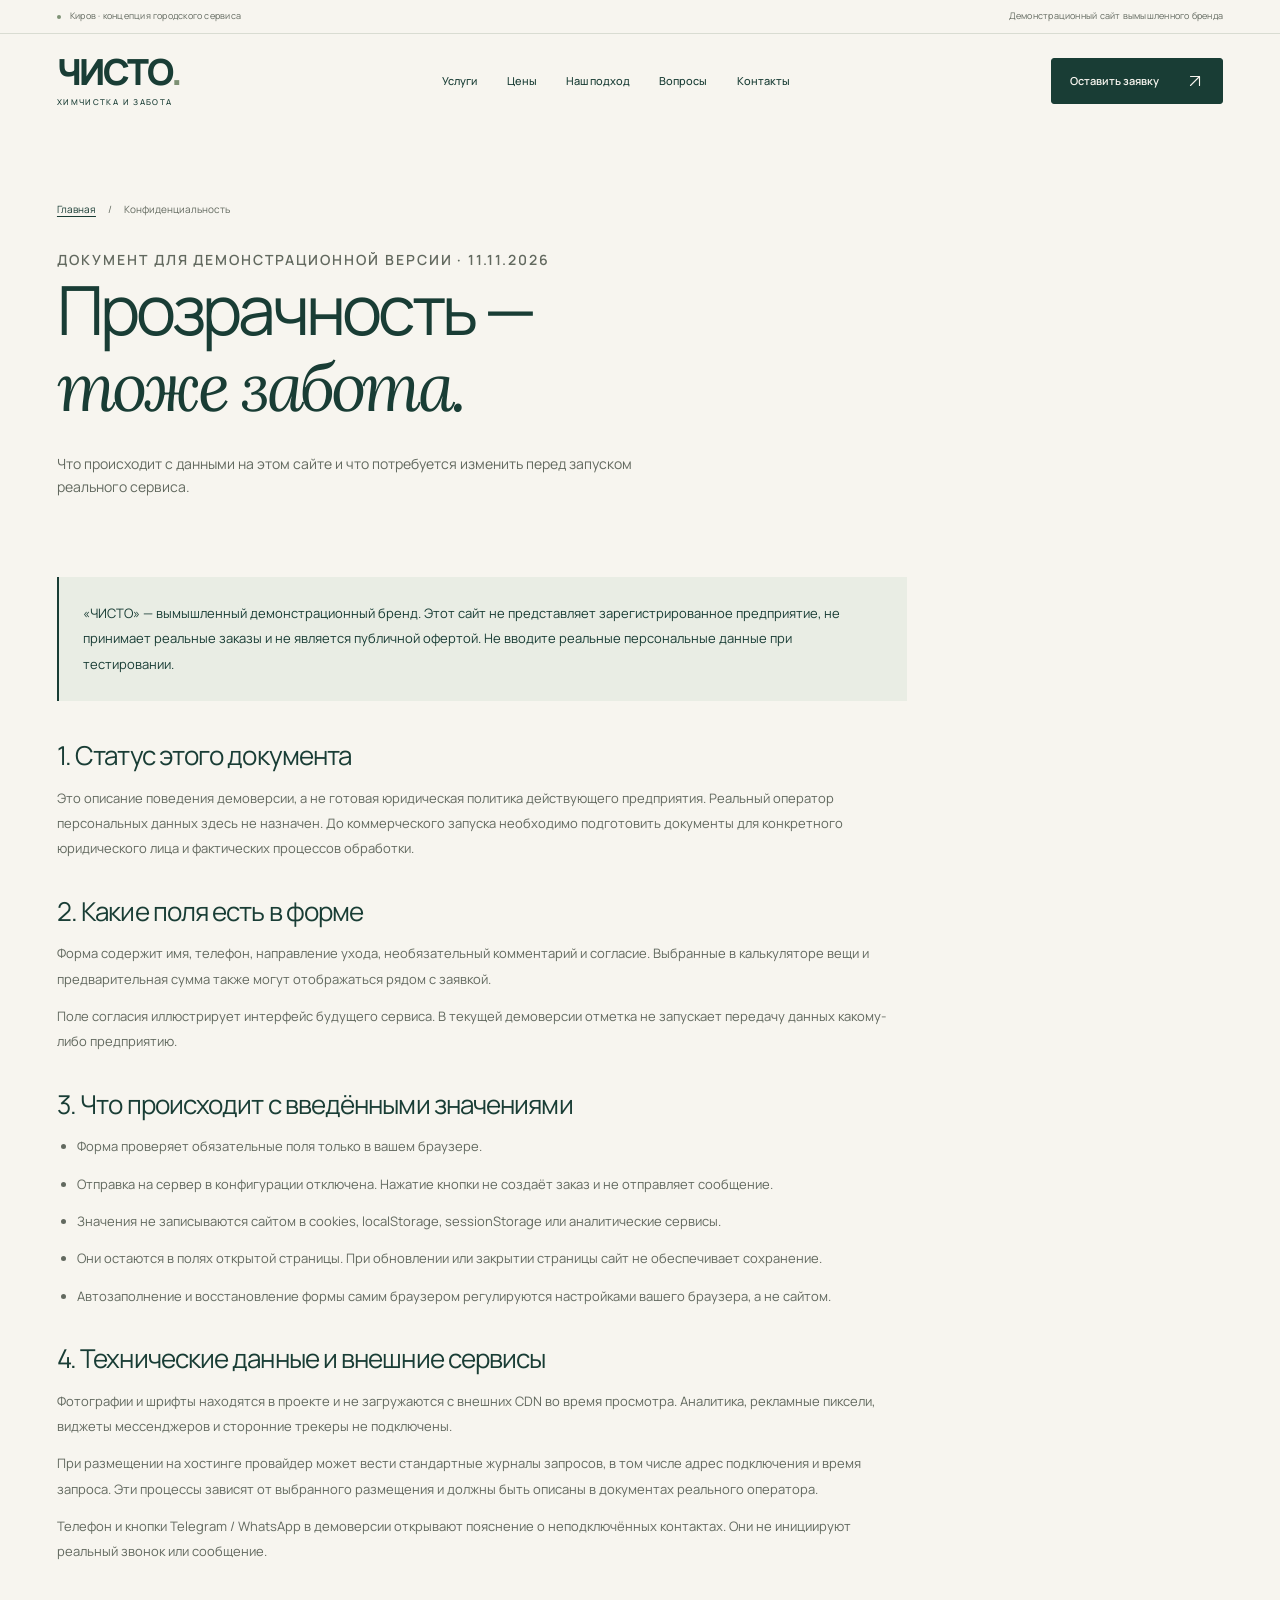
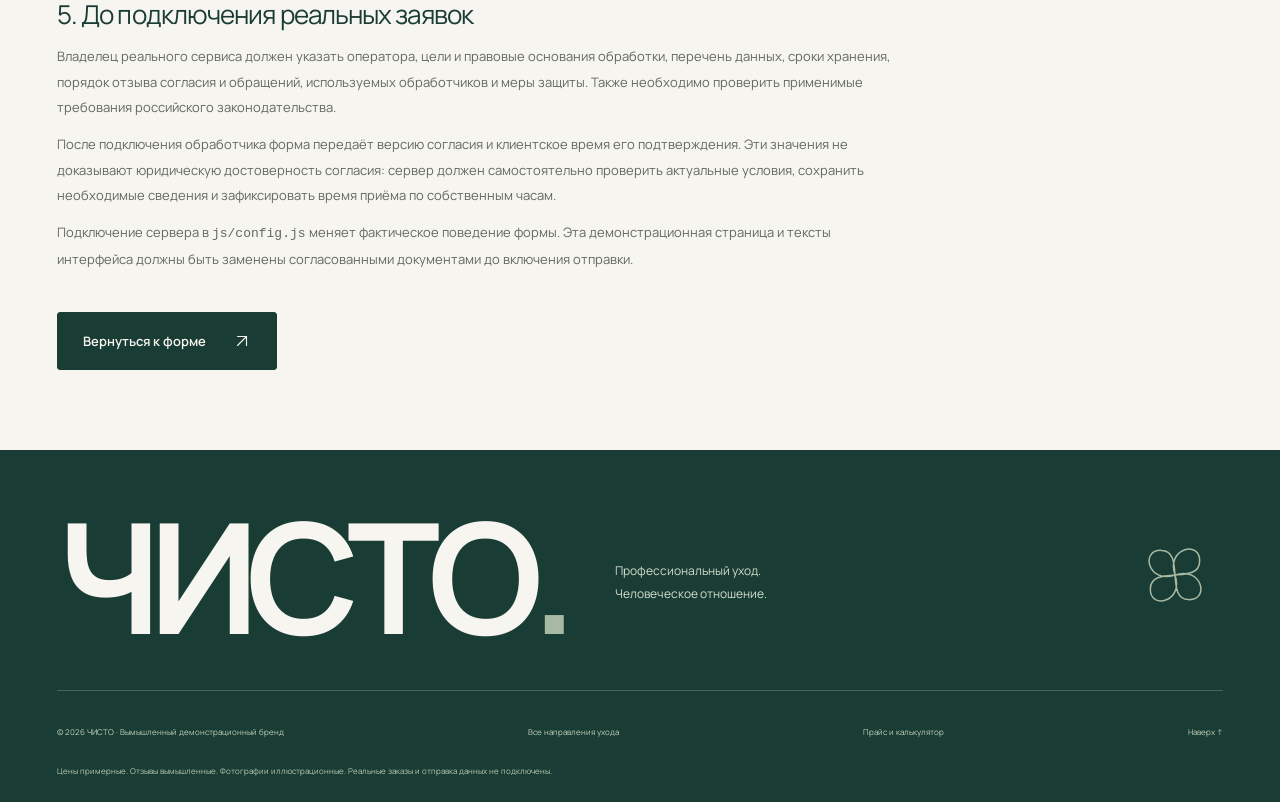
<file: privacy.html>
<!doctype html>
<html lang="ru">
  <head>
    <meta charset="utf-8" />
    <meta name="viewport" content="width=device-width, initial-scale=1" />
    <meta name="theme-color" content="#193D35" />
    <meta name="description" content="Как работает форма и что происходит с данными в демонстрационном сайте вымышленного бренда ЧИСТО. Отправка заявок и хранение данных не подключены." />
    <meta property="og:type" content="website" />
    <meta property="og:locale" content="ru_RU" />
    <meta property="og:title" content="ЧИСТО — прозрачность и конфиденциальность" />
    <meta property="og:description" content="Информация о данных в демонстрационной версии сайта. ЧИСТО — вымышленный бренд." />
    <meta property="og:image" content="assets/images/social-cover.jpg" />
    <meta property="og:image:width" content="1200" />
    <meta property="og:image:height" content="630" />
    <meta property="og:image:alt" content="ЧИСТО — концепция бережного ухода за любимыми вещами" />
    <title>Конфиденциальность демоверсии — ЧИСТО</title>
    <link rel="icon" href="favicon.svg" type="image/svg+xml" />
    <link rel="apple-touch-icon" href="assets/images/apple-touch-icon.png" />
    <link rel="stylesheet" href="css/styles.css" />
    <script src="js/config.js" defer></script>
    <script src="js/app.js" defer></script>
  </head>
  <body>
    <a class="skip-link" href="#main">Перейти к содержимому</a>
    <svg class="icon-sprite" xmlns="http://www.w3.org/2000/svg" aria-hidden="true"><symbol id="i-arrow-up" viewBox="0 0 24 24"><path d="M6 18 18 6M6 6h12v12" /></symbol><symbol id="i-flower" viewBox="0 0 64 64"><path d="M32 32C13 34 13 10 27 14c8 2 6 11 5 18ZM32 32C30 13 54 13 50 27c-2 8-11 6-18 5ZM32 32C51 30 51 54 37 50c-8-2-6-11-5-18ZM32 32C34 51 10 51 14 37c2-8 11-6 18-5Z" /></symbol></svg>
    <div class="demo-bar" role="region" aria-label="О демонстрационном сайте"><div class="container demo-bar__inner"><span><span class="status-dot" aria-hidden="true"></span>Киров · концепция городского сервиса</span><span>Демонстрационный сайт вымышленного бренда</span></div></div>
    <header class="site-header" id="top"><div class="container header__inner"><a class="brand" href="index.html"><span class="brand__word">ЧИСТО<span class="brand__dot">.</span></span><span class="brand__caption">Химчистка и забота</span></a><nav class="desktop-nav" aria-label="Основная навигация"><a href="services.html">Услуги</a><a href="index.html#prices">Цены</a><a href="index.html#approach">Наш подход</a><a href="index.html#faq">Вопросы</a><a href="index.html#contacts">Контакты</a></nav><a class="button button--small header__cta" href="index.html#request">Оставить заявку<svg class="icon" aria-hidden="true"><use href="#i-arrow-up" /></svg></a><button class="menu-toggle" type="button" aria-label="Открыть меню" aria-expanded="false" aria-controls="mobile-menu" hidden><span></span><span></span></button></div></header>
    <dialog class="mobile-menu" id="mobile-menu" aria-label="Навигация"><div class="mobile-menu__top"><span class="brand__word">ЧИСТО.</span><button class="close-button" type="button" data-dialog-close aria-label="Закрыть меню">×</button></div><span class="eyebrow">Химчистка и забота · Киров</span><nav aria-label="Мобильная навигация"><a href="services.html">Услуги<span>01</span></a><a href="index.html#prices">Цены и расчёт<span>02</span></a><a href="index.html#approach">Наш подход<span>03</span></a><a href="index.html#faq">Вопросы<span>04</span></a><a href="index.html#contacts">Контакты<span>05</span></a></nav><a class="button" href="index.html#request">Оставить заявку<svg class="icon" aria-hidden="true"><use href="#i-arrow-up" /></svg></a><p class="small-note">Демонстрационный сайт вымышленного бренда.</p></dialog>
    <main class="container" id="main">
      <section class="page-intro" aria-labelledby="privacy-title"><nav class="breadcrumb" aria-label="Хлебные крошки"><a href="index.html">Главная</a><span aria-hidden="true">/</span><span aria-current="page">Конфиденциальность</span></nav><p class="eyebrow">Документ для демонстрационной версии · 11.11.2026</p><h1 id="privacy-title">Прозрачность —<br /><em>тоже забота.</em></h1><p>Что происходит с данными на этом сайте и что потребуется изменить перед запуском реального сервиса.</p></section>
      <div class="legal-content">
        <p class="legal-notice">«ЧИСТО» — вымышленный демонстрационный бренд. Этот сайт не представляет зарегистрированное предприятие, не принимает реальные заказы и не является публичной офертой. Не вводите реальные персональные данные при тестировании.</p>
        <section aria-labelledby="legal-status"><h2 id="legal-status">1. Статус этого документа</h2><p>Это описание поведения демоверсии, а не готовая юридическая политика действующего предприятия. Реальный оператор персональных данных здесь не назначен. До коммерческого запуска необходимо подготовить документы для конкретного юридического лица и фактических процессов обработки.</p></section>
        <section aria-labelledby="legal-fields"><h2 id="legal-fields">2. Какие поля есть в форме</h2><p>Форма содержит имя, телефон, направление ухода, необязательный комментарий и согласие. Выбранные в калькуляторе вещи и предварительная сумма также могут отображаться рядом с заявкой.</p><p>Поле согласия иллюстрирует интерфейс будущего сервиса. В текущей демоверсии отметка не запускает передачу данных какому-либо предприятию.</p></section>
        <section aria-labelledby="legal-storage"><h2 id="legal-storage">3. Что происходит с введёнными значениями</h2><ul><li>Форма проверяет обязательные поля только в вашем браузере.</li><li>Отправка на сервер в конфигурации отключена. Нажатие кнопки не создаёт заказ и не отправляет сообщение.</li><li>Значения не записываются сайтом в cookies, localStorage, sessionStorage или аналитические сервисы.</li><li>Они остаются в полях открытой страницы. При обновлении или закрытии страницы сайт не обеспечивает сохранение.</li><li>Автозаполнение и восстановление формы самим браузером регулируются настройками вашего браузера, а не сайтом.</li></ul></section>
        <section aria-labelledby="legal-technical"><h2 id="legal-technical">4. Технические данные и внешние сервисы</h2><p>Фотографии и шрифты находятся в проекте и не загружаются с внешних CDN во время просмотра. Аналитика, рекламные пиксели, виджеты мессенджеров и сторонние трекеры не подключены.</p><p>При размещении на хостинге провайдер может вести стандартные журналы запросов, в том числе адрес подключения и время запроса. Эти процессы зависят от выбранного размещения и должны быть описаны в документах реального оператора.</p><p>Телефон и кнопки Telegram / WhatsApp в демоверсии открывают пояснение о неподключённых контактах. Они не инициируют реальный звонок или сообщение.</p></section>
        <section aria-labelledby="legal-launch"><h2 id="legal-launch">5. До подключения реальных заявок</h2><p>Владелец реального сервиса должен указать оператора, цели и правовые основания обработки, перечень данных, сроки хранения, порядок отзыва согласия и обращений, используемых обработчиков и меры защиты. Также необходимо проверить применимые требования российского законодательства.</p><p>После подключения обработчика форма передаёт версию согласия и клиентское время его подтверждения. Эти значения не доказывают юридическую достоверность согласия: сервер должен самостоятельно проверить актуальные условия, сохранить необходимые сведения и зафиксировать время приёма по собственным часам.</p><p>Подключение сервера в <code>js/config.js</code> меняет фактическое поведение формы. Эта демонстрационная страница и тексты интерфейса должны быть заменены согласованными документами до включения отправки.</p></section>
        <a class="button" href="index.html#request">Вернуться к форме<svg class="icon" aria-hidden="true"><use href="#i-arrow-up" /></svg></a>
      </div>
    </main>
    <footer class="site-footer"><div class="container"><div class="footer__top"><a class="footer__brand" href="index.html" aria-label="ЧИСТО — главная">ЧИСТО<span>.</span></a><p>Профессиональный уход.<br />Человеческое отношение.</p><svg class="footer__flower" aria-hidden="true"><use href="#i-flower" /></svg></div><div class="footer__bottom"><span>© 2026 ЧИСТО · Вымышленный демонстрационный бренд</span><a href="services.html">Все направления ухода</a><a href="index.html#prices">Прайс и калькулятор</a><a href="#top">Наверх ↑</a></div><p class="footer__disclaimer">Цены примерные. Отзывы вымышленные. Фотографии иллюстрационные. Реальные заказы и отправка данных не подключены.</p></div></footer>
  </body>
</html>
</file>
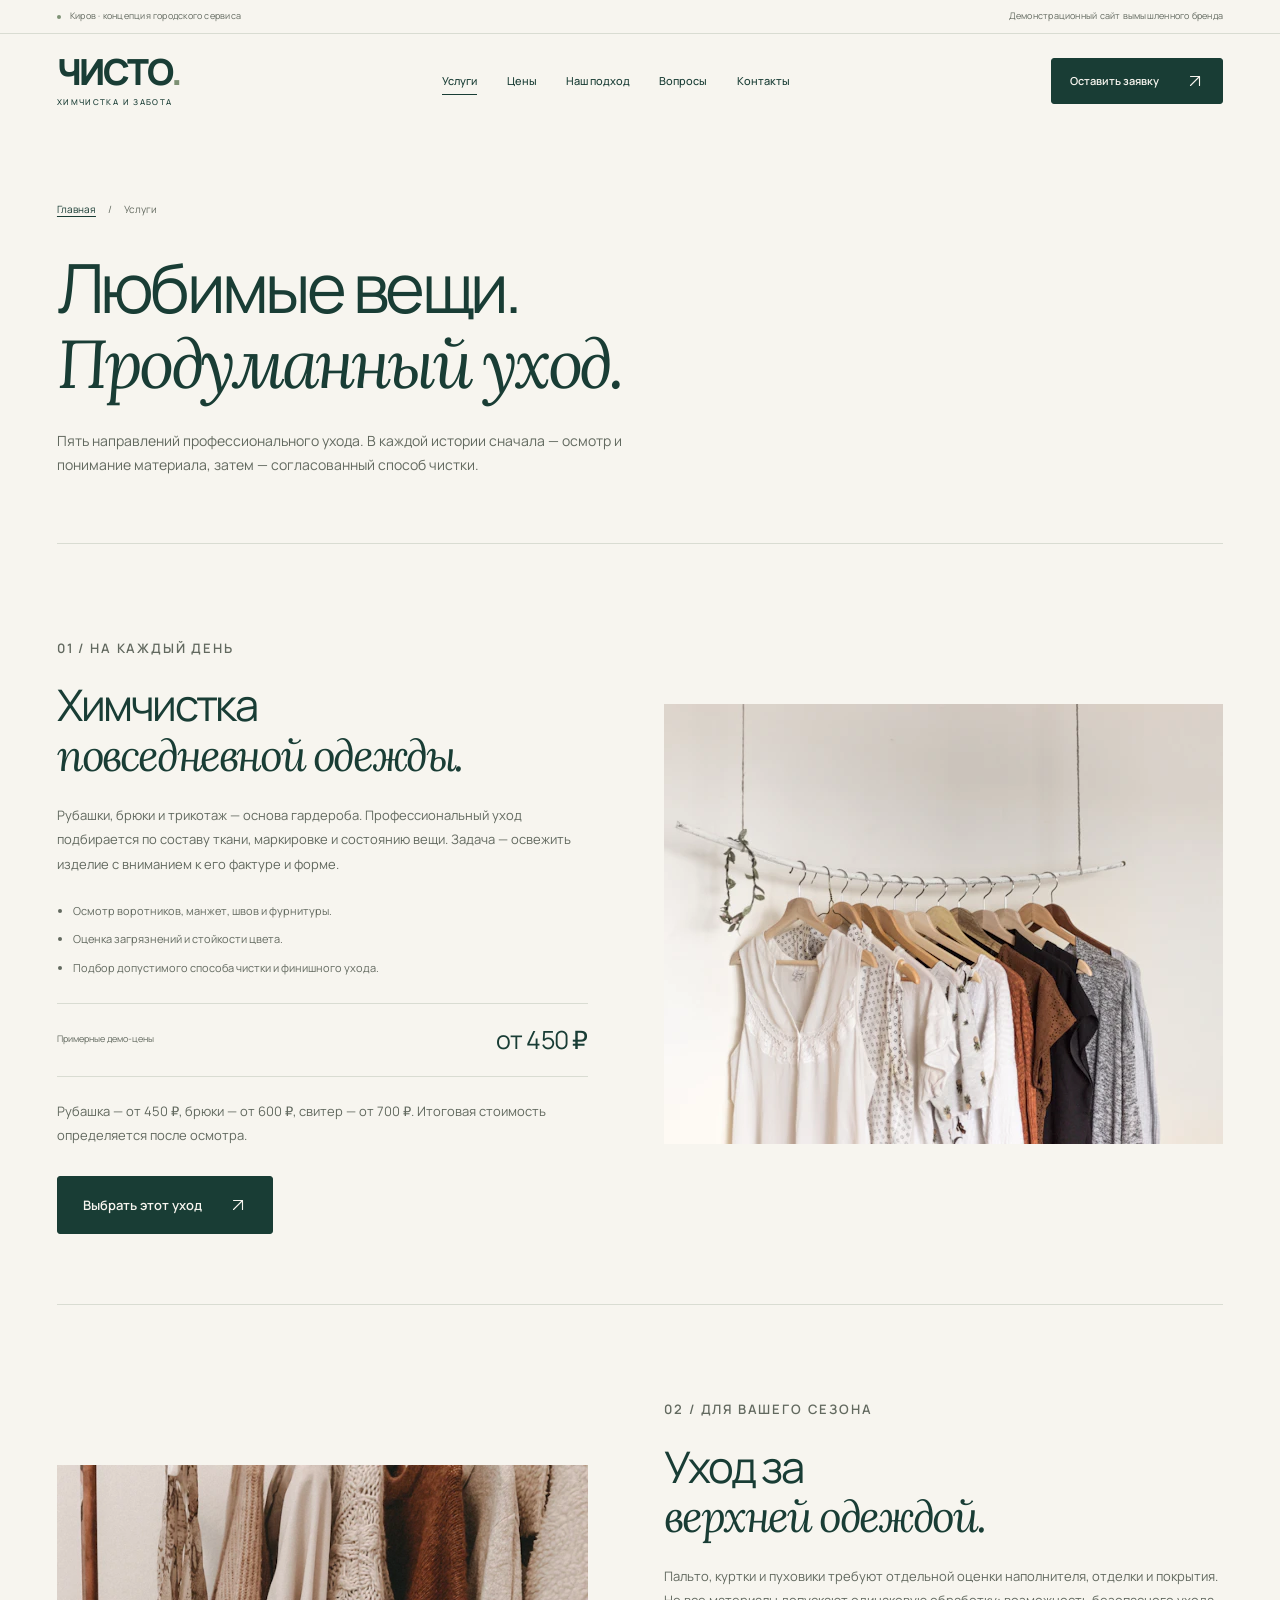
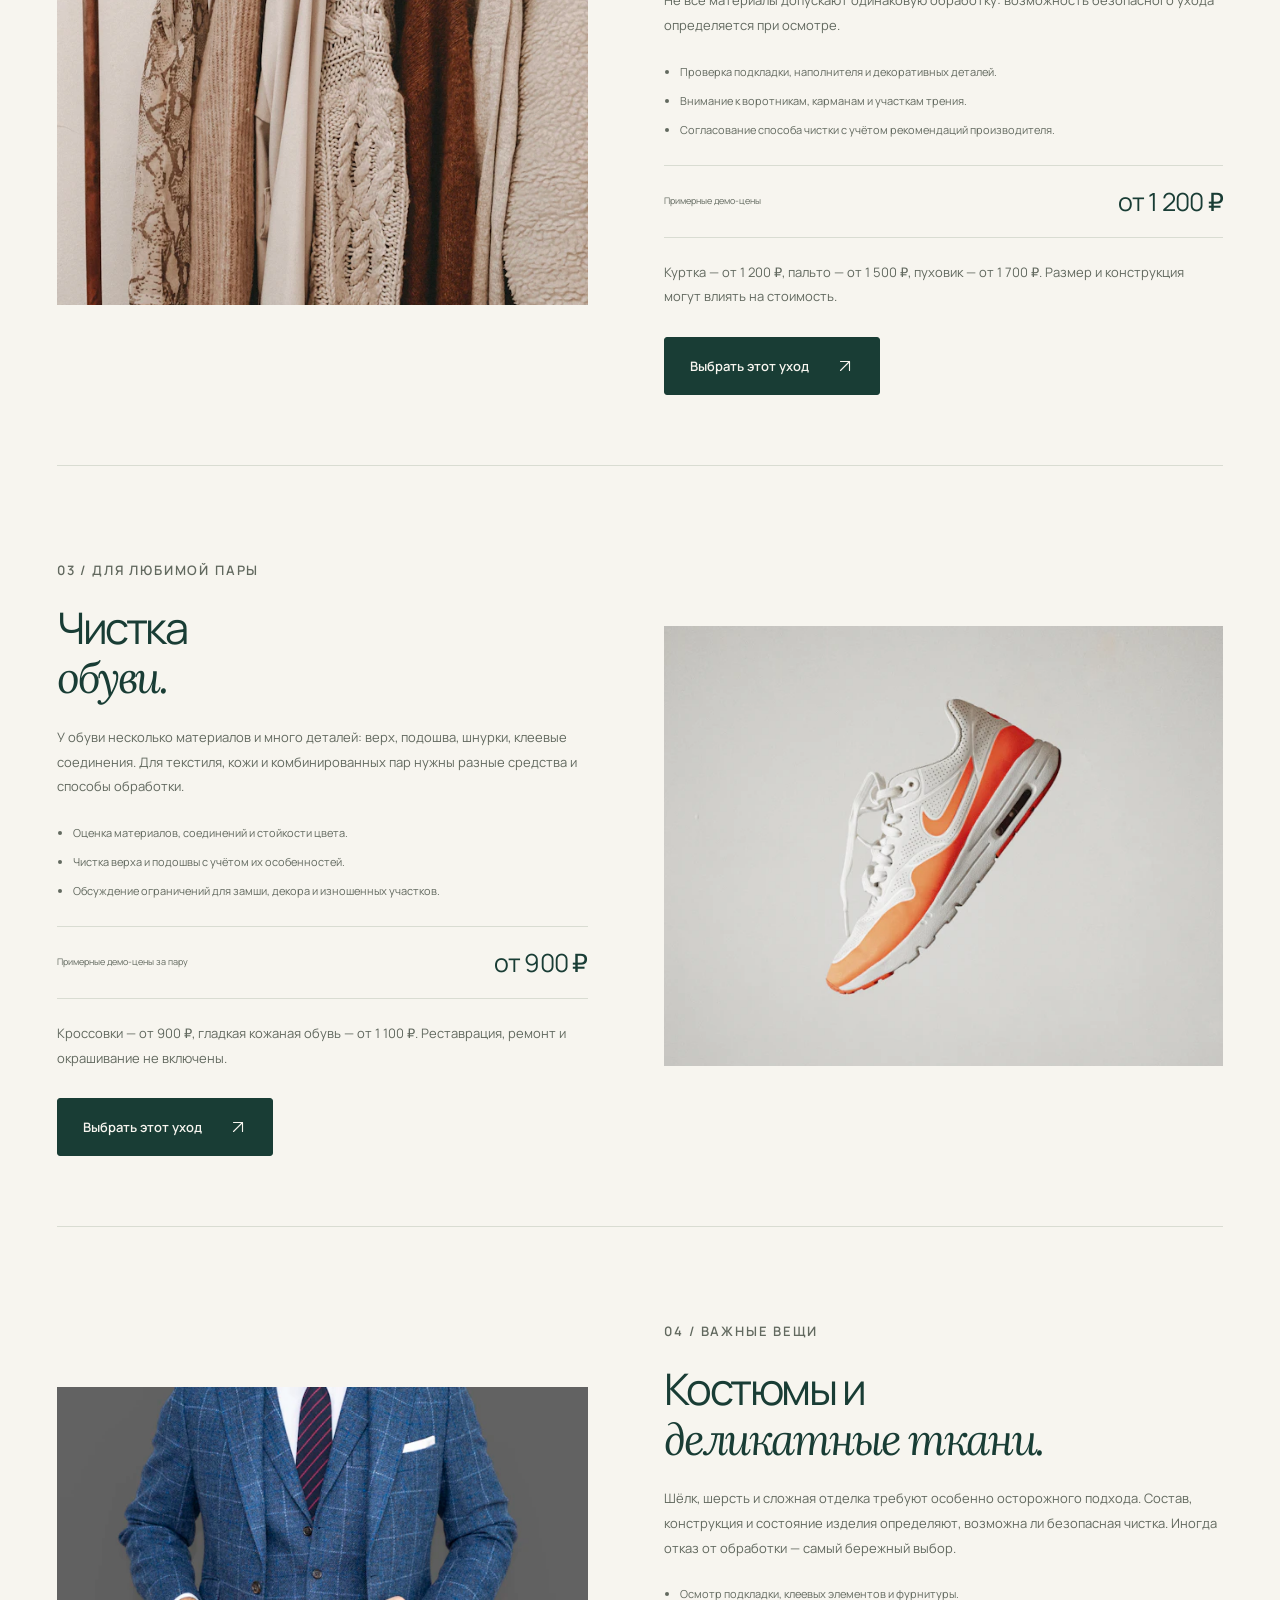
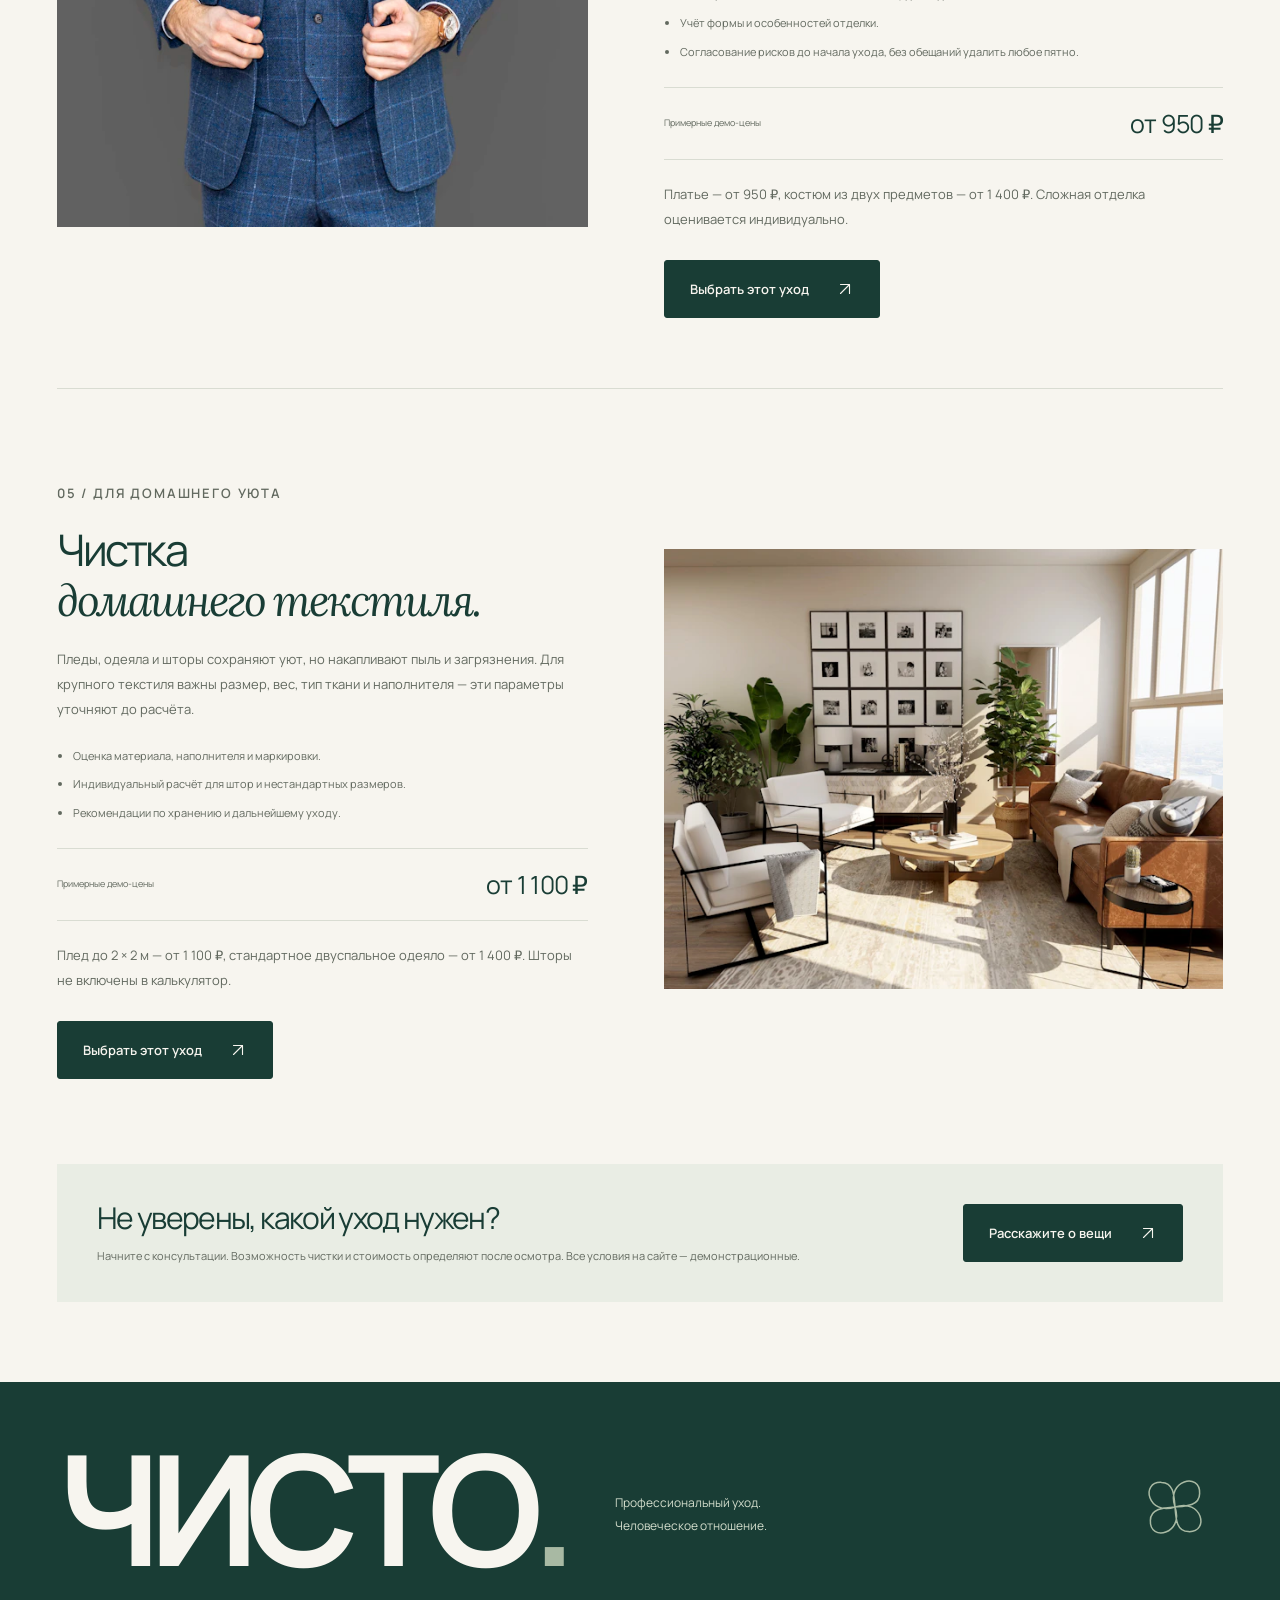
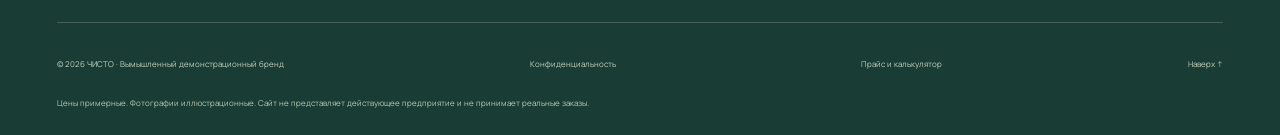
<file: services.html>
<!doctype html>
<html lang="ru">
  <head>
    <meta charset="utf-8" />
    <meta name="viewport" content="width=device-width, initial-scale=1" />
    <meta name="theme-color" content="#193D35" />
    <meta name="description" content="Пять направлений ухода ЧИСТО: повседневная и верхняя одежда, обувь, костюмы, деликатные ткани и домашний текстиль. Вымышленный демонстрационный бренд." />
    <meta property="og:type" content="website" />
    <meta property="og:locale" content="ru_RU" />
    <meta property="og:title" content="ЧИСТО — пять направлений бережного ухода" />
    <meta property="og:description" content="Что важно знать о профессиональном уходе за одеждой, обувью и домашним текстилем. Демонстрационная концепция сервиса." />
    <meta property="og:image" content="assets/images/social-cover.jpg" />
    <meta property="og:image:width" content="1200" />
    <meta property="og:image:height" content="630" />
    <meta property="og:image:alt" content="ЧИСТО — концепция бережного ухода за любимыми вещами" />
    <meta name="twitter:card" content="summary_large_image" />
    <title>Услуги и особенности ухода — ЧИСТО · Демо</title>
    <link rel="icon" href="favicon.svg" type="image/svg+xml" />
    <link rel="apple-touch-icon" href="assets/images/apple-touch-icon.png" />
    <link rel="preload" href="assets/fonts/manrope-cyrillic.woff2" as="font" type="font/woff2" crossorigin />
    <link rel="stylesheet" href="css/styles.css" />
    <script src="js/config.js" defer></script>
    <script src="js/catalog.js" defer></script>
    <script src="js/app.js" defer></script>
  </head>
  <body>
    <a class="skip-link" href="#main">Перейти к содержимому</a>
    <svg class="icon-sprite" xmlns="http://www.w3.org/2000/svg" aria-hidden="true"><symbol id="i-arrow-up" viewBox="0 0 24 24"><path d="M6 18 18 6M6 6h12v12" /></symbol><symbol id="i-flower" viewBox="0 0 64 64"><path d="M32 32C13 34 13 10 27 14c8 2 6 11 5 18ZM32 32C30 13 54 13 50 27c-2 8-11 6-18 5ZM32 32C51 30 51 54 37 50c-8-2-6-11-5-18ZM32 32C34 51 10 51 14 37c2-8 11-6 18-5Z" /></symbol></svg>
    <div class="demo-bar" role="region" aria-label="О демонстрационном сайте"><div class="container demo-bar__inner"><span><span class="status-dot" aria-hidden="true"></span>Киров · концепция городского сервиса</span><span>Демонстрационный сайт вымышленного бренда</span></div></div>
    <header class="site-header" id="top"><div class="container header__inner"><a class="brand" href="index.html"><span class="brand__word">ЧИСТО<span class="brand__dot">.</span></span><span class="brand__caption">Химчистка и забота</span></a><nav class="desktop-nav" aria-label="Основная навигация"><a class="is-active" aria-current="page" href="services.html">Услуги</a><a href="index.html#prices">Цены</a><a href="index.html#approach">Наш подход</a><a href="index.html#faq">Вопросы</a><a href="index.html#contacts">Контакты</a></nav><a class="button button--small header__cta" href="index.html#request">Оставить заявку<svg class="icon" aria-hidden="true"><use href="#i-arrow-up" /></svg></a><button class="menu-toggle" type="button" aria-label="Открыть меню" aria-expanded="false" aria-controls="mobile-menu" hidden><span></span><span></span></button></div></header>
    <dialog class="mobile-menu" id="mobile-menu" aria-label="Навигация"><div class="mobile-menu__top"><span class="brand__word">ЧИСТО.</span><button class="close-button" type="button" data-dialog-close aria-label="Закрыть меню">×</button></div><span class="eyebrow">Химчистка и забота · Киров</span><nav aria-label="Мобильная навигация"><a href="index.html#services">Услуги<span>01</span></a><a href="index.html#prices">Цены и расчёт<span>02</span></a><a href="index.html#approach">Наш подход<span>03</span></a><a href="index.html#faq">Вопросы<span>04</span></a><a href="index.html#contacts">Контакты<span>05</span></a></nav><a class="button" href="index.html#request">Оставить заявку<svg class="icon" aria-hidden="true"><use href="#i-arrow-up" /></svg></a><p class="small-note">Демонстрационный сайт вымышленного бренда.</p></dialog>
    <main class="container" id="main">
      <section class="page-intro" aria-labelledby="page-title"><nav class="breadcrumb" aria-label="Хлебные крошки"><a href="index.html">Главная</a><span aria-hidden="true">/</span><span aria-current="page">Услуги</span></nav><h1 id="page-title">Любимые вещи.<br /><em>Продуманный уход.</em></h1><p>Пять направлений профессионального ухода. В каждой истории сначала — осмотр и понимание материала, затем — согласованный способ чистки.</p></section>
      <article class="service-page-item" id="everyday"><img class="service-page-item__image" src="assets/images/everyday-1000.webp" srcset="assets/images/everyday-640.webp 640w, assets/images/everyday-1000.webp 1000w" sizes="(max-width: 760px) calc(100vw - 40px), 43vw" width="1000" height="688" alt="Повседневная одежда на деревянных вешалках" /><div class="service-page-item__content"><p class="eyebrow">01 / На каждый день</p><h2>Химчистка<br /><em>повседневной одежды.</em></h2><p>Рубашки, брюки и трикотаж — основа гардероба. Профессиональный уход подбирается по составу ткани, маркировке и состоянию вещи. Задача — освежить изделие с вниманием к его фактуре и форме.</p><ul><li>Осмотр воротников, манжет, швов и фурнитуры.</li><li>Оценка загрязнений и стойкости цвета.</li><li>Подбор допустимого способа чистки и финишного ухода.</li></ul><div class="service-dialog__price"><span>Примерные демо-цены</span><strong data-price-category="everyday">от 450 ₽</strong></div><p class="small-note">Рубашка — <span data-price-for="shirt">от 450 ₽</span>, брюки — <span data-price-for="trousers">от 600 ₽</span>, свитер — <span data-price-for="sweater">от 700 ₽</span>. Итоговая стоимость определяется после осмотра.</p><a class="button" href="index.html?service=everyday#request">Выбрать этот уход<svg class="icon" aria-hidden="true"><use href="#i-arrow-up" /></svg></a></div></article>
      <article class="service-page-item" id="outerwear"><img class="service-page-item__image" src="assets/images/hero-640.webp" width="640" height="760" loading="lazy" decoding="async" alt="Фактурная верхняя одежда натуральных оттенков" /><div class="service-page-item__content"><p class="eyebrow">02 / Для вашего сезона</p><h2>Уход за<br /><em>верхней одеждой.</em></h2><p>Пальто, куртки и пуховики требуют отдельной оценки наполнителя, отделки и покрытия. Не все материалы допускают одинаковую обработку: возможность безопасного ухода определяется при осмотре.</p><ul><li>Проверка подкладки, наполнителя и декоративных деталей.</li><li>Внимание к воротникам, карманам и участкам трения.</li><li>Согласование способа чистки с учётом рекомендаций производителя.</li></ul><div class="service-dialog__price"><span>Примерные демо-цены</span><strong data-price-category="outerwear">от 1 200 ₽</strong></div><p class="small-note">Куртка — <span data-price-for="jacket">от 1 200 ₽</span>, пальто — <span data-price-for="coat">от 1 500 ₽</span>, пуховик — <span data-price-for="down-jacket">от 1 700 ₽</span>. Размер и конструкция могут влиять на стоимость.</p><a class="button" href="index.html?service=outerwear#request">Выбрать этот уход<svg class="icon" aria-hidden="true"><use href="#i-arrow-up" /></svg></a></div></article>
      <article class="service-page-item" id="shoes">
        <img class="service-page-item__image" src="assets/images/shoes-1200.webp" srcset="assets/images/shoes-640.webp 640w, assets/images/shoes-1200.webp 1200w" sizes="(max-width: 760px) calc(100vw - 40px), 43vw" width="1200" height="960" loading="lazy" decoding="async" alt="Светлый кроссовок на нейтральном фоне" />
        <div class="service-page-item__content"><p class="eyebrow">03 / Для любимой пары</p><h2>Чистка<br /><em>обуви.</em></h2><p>У обуви несколько материалов и много деталей: верх, подошва, шнурки, клеевые соединения. Для текстиля, кожи и комбинированных пар нужны разные средства и способы обработки.</p><ul><li>Оценка материалов, соединений и стойкости цвета.</li><li>Чистка верха и подошвы с учётом их особенностей.</li><li>Обсуждение ограничений для замши, декора и изношенных участков.</li></ul><div class="service-dialog__price"><span>Примерные демо-цены за пару</span><strong data-price-category="shoes">от 900 ₽</strong></div><p class="small-note">Кроссовки — <span data-price-for="sneakers">от 900 ₽</span>, гладкая кожаная обувь — <span data-price-for="leather-shoes">от 1 100 ₽</span>. Реставрация, ремонт и окрашивание не включены.</p><a class="button" href="index.html?service=shoes#request">Выбрать этот уход<svg class="icon" aria-hidden="true"><use href="#i-arrow-up" /></svg></a></div>
      </article>
      <article class="service-page-item" id="delicate"><img class="service-page-item__image" src="assets/images/suit-1000.webp" srcset="assets/images/suit-640.webp 640w, assets/images/suit-1000.webp 1000w" sizes="(max-width: 760px) calc(100vw - 40px), 43vw" width="1000" height="800" loading="lazy" decoding="async" alt="Фактурный костюм — пример деликатного изделия" /><div class="service-page-item__content"><p class="eyebrow">04 / Важные вещи</p><h2>Костюмы и<br /><em>деликатные ткани.</em></h2><p>Шёлк, шерсть и сложная отделка требуют особенно осторожного подхода. Состав, конструкция и состояние изделия определяют, возможна ли безопасная чистка. Иногда отказ от обработки — самый бережный выбор.</p><ul><li>Осмотр подкладки, клеевых элементов и фурнитуры.</li><li>Учёт формы и особенностей отделки.</li><li>Согласование рисков до начала ухода, без обещаний удалить любое пятно.</li></ul><div class="service-dialog__price"><span>Примерные демо-цены</span><strong data-price-category="delicate">от 950 ₽</strong></div><p class="small-note">Платье — <span data-price-for="dress">от 950 ₽</span>, костюм из двух предметов — <span data-price-for="suit">от 1 400 ₽</span>. Сложная отделка оценивается индивидуально.</p><a class="button" href="index.html?service=delicate#request">Выбрать этот уход<svg class="icon" aria-hidden="true"><use href="#i-arrow-up" /></svg></a></div></article>
      <article class="service-page-item" id="textile"><img class="service-page-item__image" src="assets/images/textile-1000.webp" srcset="assets/images/textile-640.webp 640w, assets/images/textile-1000.webp 1000w" sizes="(max-width: 760px) calc(100vw - 40px), 43vw" width="1000" height="800" loading="lazy" decoding="async" alt="Пледы и подушки в светлой гостиной" /><div class="service-page-item__content"><p class="eyebrow">05 / Для домашнего уюта</p><h2>Чистка<br /><em>домашнего текстиля.</em></h2><p>Пледы, одеяла и шторы сохраняют уют, но накапливают пыль и загрязнения. Для крупного текстиля важны размер, вес, тип ткани и наполнителя — эти параметры уточняют до расчёта.</p><ul><li>Оценка материала, наполнителя и маркировки.</li><li>Индивидуальный расчёт для штор и нестандартных размеров.</li><li>Рекомендации по хранению и дальнейшему уходу.</li></ul><div class="service-dialog__price"><span>Примерные демо-цены</span><strong data-price-category="textile">от 1 100 ₽</strong></div><p class="small-note">Плед до 2 × 2 м — <span data-price-for="blanket">от 1 100 ₽</span>, стандартное двуспальное одеяло — <span data-price-for="duvet">от 1 400 ₽</span>. Шторы не включены в калькулятор.</p><a class="button" href="index.html?service=textile#request">Выбрать этот уход<svg class="icon" aria-hidden="true"><use href="#i-arrow-up" /></svg></a></div></article>
      <aside class="page-callout"><div><h2>Не уверены, какой уход нужен?</h2><p>Начните с консультации. Возможность чистки и стоимость определяют после осмотра. Все условия на сайте — демонстрационные.</p></div><a class="button" href="index.html#request">Расскажите о вещи<svg class="icon" aria-hidden="true"><use href="#i-arrow-up" /></svg></a></aside>
    </main>
    <footer class="site-footer"><div class="container"><div class="footer__top"><a class="footer__brand" href="index.html" aria-label="ЧИСТО — главная">ЧИСТО<span>.</span></a><p>Профессиональный уход.<br />Человеческое отношение.</p><svg class="footer__flower" aria-hidden="true"><use href="#i-flower" /></svg></div><div class="footer__bottom"><span>© 2026 ЧИСТО · Вымышленный демонстрационный бренд</span><a href="privacy.html">Конфиденциальность</a><a href="index.html#prices">Прайс и калькулятор</a><a href="#top">Наверх ↑</a></div><p class="footer__disclaimer">Цены примерные. Фотографии иллюстрационные. Сайт не представляет действующее предприятие и не принимает реальные заказы.</p></div></footer>
  </body>
</html>
</file>
<file: css/styles.css>
@font-face {
  font-family: Manrope;
  font-style: normal;
  font-weight: 400 800;
  font-display: swap;
  src: url("../assets/fonts/manrope-cyrillic.woff2") format("woff2");
  unicode-range: U+0301, U+0400-045F, U+0490-0491, U+04B0-04B1, U+2116;
}
@font-face {
  font-family: Manrope;
  font-style: normal;
  font-weight: 400 800;
  font-display: swap;
  src: url("../assets/fonts/manrope-latin.woff2") format("woff2");
  unicode-range: U+0000-00FF, U+0131, U+0152-0153, U+02BB-02BC, U+02C6, U+02DA, U+02DC, U+0304, U+0308, U+0329, U+2000-206F, U+20AC, U+2122, U+2191, U+2193, U+2212, U+2215, U+FEFF, U+FFFD;
}
@font-face {
  font-family: Lora;
  font-style: italic;
  font-weight: 400;
  font-display: swap;
  src: url("../assets/fonts/lora-italic-cyrillic.woff2") format("woff2");
  unicode-range: U+0301, U+0400-045F, U+0490-0491, U+04B0-04B1, U+2116;
}
@font-face {
  font-family: Lora;
  font-style: italic;
  font-weight: 400;
  font-display: swap;
  src: url("../assets/fonts/lora-italic-latin.woff2") format("woff2");
  unicode-range: U+0000-00FF, U+0131, U+0152-0153, U+02BB-02BC, U+02C6, U+02DA, U+02DC, U+0304, U+0308, U+0329, U+2000-206F, U+20AC, U+2122, U+2191, U+2193, U+2212, U+2215, U+FEFF, U+FFFD;
}

:root {
  --milk: #f7f5ef;
  --green: #193d35;
  --sage: #a8b9a3;
  --graphite: #282c29;
  --white: #fff;
  --muted: #62695f;
  --line: #d9dcd2;
  --light-sage: #e9ede4;
  --ease: cubic-bezier(.22, 1, .36, 1);
  --page-gutter: clamp(20px, 4.45vw, 80px);
  --header-height: 94px;
  color-scheme: light;
}

*, *::before, *::after { box-sizing: border-box; }
html { scroll-behavior: smooth; scroll-padding-top: 116px; -webkit-tap-highlight-color: transparent; }
body { margin: 0; color: var(--graphite); background: var(--milk); font-family: Manrope, "Segoe UI", sans-serif; font-size: 15px; line-height: 1.65; -webkit-font-smoothing: antialiased; }
body.dialog-open { overflow: hidden; }
button, input, textarea, select { font: inherit; }
button, a, input, select, textarea { -webkit-tap-highlight-color: transparent; }
button { cursor: pointer; }
button, a { touch-action: manipulation; }
button { color: inherit; }
a { color: inherit; text-decoration: none; }
img { display: block; max-width: 100%; height: auto; }
svg { display: block; }
figure, blockquote, p, h1, h2, h3 { margin: 0; }
ul, ol { margin: 0; padding: 0; }
button:disabled { cursor: not-allowed; }
[hidden] { display: none !important; }
::selection { color: var(--milk); background: var(--green); }
:focus-visible { outline: 2px solid var(--green); outline-offset: 5px; }
.process :focus-visible, .site-footer :focus-visible, .estimate :focus-visible { outline-color: var(--sage); }
.container { width: calc(100% - var(--page-gutter) * 2); max-width: 1440px; margin-inline: auto; }
.section { padding-block: 110px; }
.icon-sprite { position: absolute; width: 0; height: 0; overflow: hidden; }
.icon { width: 22px; height: 22px; flex-shrink: 0; fill: none; stroke: currentColor; stroke-width: 1.5; stroke-linecap: round; stroke-linejoin: round; }
.sr-only { position: absolute; width: 1px; height: 1px; padding: 0; overflow: hidden; clip-path: inset(50%); border: 0; white-space: nowrap; }
.skip-link { position: fixed; top: 12px; left: 16px; z-index: 100; padding: 12px 20px; color: var(--white); background: var(--green); transform: translateY(-150%); }
.skip-link:focus { transform: translateY(0); }
.eyebrow { color: var(--green); font-size: 10px; font-weight: 600; line-height: 1.6; letter-spacing: .14em; text-transform: uppercase; }
.status-dot { display: inline-block; width: 6px; height: 6px; flex-shrink: 0; border-radius: 50%; background: var(--green); }
h1, h2 { color: var(--green); font-weight: 400; letter-spacing: -.055em; }
h2 { font-size: clamp(36px, 3.7vw, 58px); line-height: 1.14; }
h2 em, h1 em { font-family: Lora, Georgia, serif; font-weight: 400; letter-spacing: -.055em; }
h3 { color: var(--green); font-size: 20px; font-weight: 500; letter-spacing: -.03em; line-height: 1.35; }
.button { display: inline-flex; align-items: center; justify-content: space-between; gap: 27px; min-height: 58px; padding: 16px 25px; border: 1px solid var(--green); border-radius: 3px; color: var(--milk); background: var(--green); font-size: 13px; font-weight: 600; line-height: 1.4; text-align: left; transition: background .25s, border-color .25s, color .25s, box-shadow .25s, transform .25s var(--ease); }
.button .icon { width: 18px; height: 18px; transition: transform .3s var(--ease); }
.button:hover { border-color: #285147; background: #285147; box-shadow: 0 5px 0 rgb(25 61 53 / 8%); transform: translateY(-2px); }
.button:hover .icon { transform: translate(2px, -2px); }
.button:active { box-shadow: none; transform: translateY(0); }
.button--small { min-height: 46px; padding: 12px 18px; font-size: 11px; }
.button--cream { border-color: var(--milk); color: var(--green); background: var(--milk); }
.button--cream:hover { color: var(--green); border-color: var(--sage); background: var(--sage); }
.button:disabled { opacity: .55; box-shadow: none; transform: none; }
.text-link { display: inline-flex; align-items: center; gap: 18px; min-height: 44px; width: fit-content; color: var(--green); font-size: 12px; font-weight: 600; line-height: 1.45; }
.text-link .icon { width: 18px; height: 18px; transition: transform .3s var(--ease); }
.text-link:hover .icon { transform: translateX(4px); }
.text-link:hover { text-decoration: underline; text-underline-offset: 6px; }
.small-note { color: var(--muted); font-size: 11px; line-height: 1.7; }
.demo-label { display: inline-block; width: fit-content; padding: 4px 9px; border: 1px solid #c6d0c1; color: var(--green); font-size: 9px; font-weight: 600; line-height: 1.5; letter-spacing: .07em; text-transform: uppercase; }

/* A restrained wordmark and a useful, always-visible navigation. */
.demo-bar { border-bottom: 1px solid var(--line); }
.demo-bar__inner { display: flex; align-items: center; justify-content: space-between; gap: 20px; min-height: 33px; color: var(--muted); font-size: 9px; letter-spacing: .025em; }
.demo-bar__inner > span:first-child { display: flex; align-items: center; gap: 9px; }
.demo-bar .status-dot { width: 4px; height: 4px; background: #7e9275; }
.site-header { position: sticky; top: 0; z-index: 30; border-bottom: 1px solid transparent; background: var(--milk); transition: border-color .25s; }
.site-header.is-scrolled { border-bottom-color: var(--line); }
.header__inner { display: flex; align-items: center; justify-content: space-between; gap: 28px; min-height: var(--header-height); }
.brand { display: flex; flex-direction: column; align-items: flex-start; flex-shrink: 0; color: var(--green); }
.brand__word { font-size: 36px; font-weight: 800; line-height: .96; letter-spacing: -.07em; }
.brand__dot { color: #7d9174; }
.brand__caption { margin-top: 8px; font-size: 8px; font-weight: 500; line-height: 1.2; letter-spacing: .17em; text-transform: uppercase; }
.desktop-nav { display: flex; align-items: center; gap: clamp(20px, 2.3vw, 40px); margin-left: auto; margin-right: auto; }
.desktop-nav a { position: relative; padding-block: 14px; color: var(--green); font-size: 11px; font-weight: 500; }
.desktop-nav a::after { position: absolute; right: 0; bottom: 9px; left: 0; height: 1px; background: var(--green); transform: scaleX(0); transform-origin: left; transition: transform .3s var(--ease); content: ""; }
.desktop-nav a:hover::after, .desktop-nav a.is-active::after { transform: scaleX(1); }
.menu-toggle { display: none; width: 46px; height: 46px; padding: 12px; border: 1px solid var(--line); border-radius: 50%; background: transparent; }
.menu-toggle span { display: block; height: 1px; margin-block: 6px; background: var(--green); }

/* The hero is a composition, not a banner. */
.hero { display: grid; grid-template-columns: minmax(0, 1.08fr) minmax(0, 1fr); align-items: center; gap: 54px; padding-top: 35px; padding-bottom: 46px; }
.hero__content { position: relative; padding-block: 40px 18px; }
.hero__eyebrow { display: flex; align-items: center; gap: 10px; margin-bottom: 31px; font-size: 9px; }
.hero h1 { font-size: clamp(44px, 4.9vw, 78px); line-height: 1.075; }
.hero h1 > span, .hero h1 > em { display: block; }
.hero h1 > em { padding-bottom: 7px; }
.hero__description { margin-top: 28px; color: var(--muted); font-size: 15px; line-height: 1.8; }
.hero__actions { display: flex; flex-wrap: wrap; align-items: center; gap: 30px; margin-top: 30px; }
.hero__signature { display: flex; align-items: center; gap: 15px; margin-top: 51px; color: var(--muted); font-size: 10px; line-height: 1.7; }
.signature-line { width: 34px; height: 1px; background: #a0ad98; }
.hero__visual { position: relative; min-width: 0; padding-bottom: 20px; }
.hero__photo { position: relative; aspect-ratio: .91; overflow: hidden; border-radius: 175px 0 0; background: #d9d4c8; }
.hero__photo > img { width: 100%; height: 100%; object-fit: cover; }
.hero__photo figcaption { position: absolute; right: 23px; bottom: 23px; display: grid; grid-template-columns: 1fr 20px; gap: 12px 22px; padding: 23px 25px; color: var(--green); background: var(--milk); }
.hero__photo figcaption > span { grid-column: 1 / -1; font-size: 8px; letter-spacing: .12em; text-transform: uppercase; }
.hero__photo figcaption strong { font-size: 17px; font-weight: 400; line-height: 1.4; letter-spacing: -.035em; }
.hero__photo figcaption .icon { align-self: end; }
.care-seal { position: absolute; top: 37%; left: -40px; display: flex; flex-direction: column; align-items: center; justify-content: center; width: 100px; height: 100px; border: 1px solid #d0d5c5; border-radius: 50%; outline: 6px solid var(--milk); color: var(--green); background: var(--milk); transform: rotate(-13deg); }
.care-seal > span { font-size: 8px; font-weight: 600; line-height: 1.2; letter-spacing: .07em; text-transform: uppercase; }
.care-seal > svg { width: 39px; height: 39px; margin-block: 4px; fill: none; stroke: currentColor; stroke-width: 1.4; }
.hero__photo-note { position: absolute; right: 0; bottom: 0; color: var(--muted); font-size: 8px; letter-spacing: .075em; text-transform: uppercase; }
.care-strip { display: flex; align-items: center; justify-content: space-between; gap: 25px; min-height: 85px; border-top: 1px solid var(--line); border-bottom: 1px solid var(--line); }
.care-strip p { display: flex; align-items: center; gap: 17px; color: var(--green); font-size: 11px; }
.care-strip p > span { color: #606f58; font-size: 9px; font-variant-numeric: tabular-nums; }
.care-strip > a { display: grid; width: 44px; height: 44px; border: 1px solid var(--line); border-radius: 50%; place-items: center; transition: background .3s; }
.care-strip > a:hover { background: var(--light-sage); }
.care-strip > a .icon { transform: rotate(90deg); }

/* Service imagery has two scales: two editorial spreads, then three vignettes. */
.section-heading { display: flex; align-items: flex-end; justify-content: space-between; gap: 40px; margin-bottom: 46px; }
.section-heading .eyebrow { margin-bottom: 21px; }
.section-heading__text { max-width: 310px; padding-bottom: 4px; color: var(--muted); font-size: 13px; line-height: 1.8; }
.services-grid { display: grid; grid-template-columns: repeat(6, minmax(0, 1fr)); gap: 47px 28px; }
.service { grid-column: span 2; min-width: 0; }
.service--wide { grid-column: span 3; }
.service__image-link { position: relative; display: block; aspect-ratio: 1.42; overflow: hidden; background: #d7d8cc; }
.service--wide .service__image-link { aspect-ratio: 1.65; }
.service__image-link > img { width: 100%; height: 100%; object-fit: cover; transition: transform .8s var(--ease); }
.service--outer .service__image-link > img { object-position: 65% 58%; }
.service--delicate .service__image-link > img { filter: saturate(.6); object-position: 50% 35%; }
.service__image-link:hover > img { transform: scale(1.045); }
.service__image-arrow { position: absolute; right: 15px; bottom: 15px; display: grid; width: 42px; height: 42px; border-radius: 50%; color: var(--green); background: var(--milk); place-items: center; transition: transform .4s var(--ease), background .3s; }
.service__image-link:hover .service__image-arrow { background: var(--sage); transform: rotate(45deg); }
.service__heading { display: flex; align-items: baseline; gap: 11px; margin-top: 22px; }
.service__number { flex-shrink: 0; color: #606f58; font-size: 9px; }
.service__heading h3 { font-size: clamp(15px, 1.5vw, 22px); }
.service__price { flex-shrink: 0; margin-left: auto; color: var(--green); font-size: 10px; white-space: nowrap; }
.service > p { max-width: 480px; margin-top: 12px; color: var(--muted); font-size: 12px; line-height: 1.85; }
.service__detail { gap: 19px; margin-top: 8px; font-size: 10px; }
.section-footnote { display: flex; align-items: center; justify-content: space-between; gap: 25px; margin-top: 45px; padding-top: 16px; border-top: 1px solid var(--line); }
.section-footnote > span { color: var(--muted); font-size: 10px; }
.section-footnote .text-link { font-size: 10px; }

/* One shared catalog drives the table, cart and form. */
.prices-section { background: var(--light-sage); }
.prices-layout { display: grid; grid-template-columns: minmax(0, .8fr) minmax(0, 1.5fr); align-items: start; gap: clamp(45px, 7vw, 110px); }
.prices-intro .eyebrow { margin-bottom: 21px; }
.prices-intro h2 { font-size: clamp(35px, 3.4vw, 54px); }
.prices-intro > p:not(.eyebrow) { margin-top: 23px; color: var(--muted); font-size: 12px; line-height: 1.8; }
.estimate { margin-top: 34px; padding: 26px 28px 24px; color: var(--milk); background: var(--green); }
.estimate__heading { display: flex; align-items: center; justify-content: space-between; gap: 15px; font-size: 10px; }
.estimate__heading svg { width: 33px; height: 33px; flex-shrink: 0; fill: none; stroke: var(--sage); stroke-width: 1.6; }
.estimate__total { display: block; margin-top: 15px; font-size: clamp(42px, 4vw, 62px); font-variant-numeric: tabular-nums; line-height: 1.3; letter-spacing: -.06em; }
.estimate__count { color: #c5d0bf; font-size: 10px; }
.estimate__empty { margin-top: 26px; padding-top: 18px; border-top: 1px solid rgb(247 245 239 / 20%); color: #c5d0bf; font-size: 11px; line-height: 1.8; }
.estimate__items { display: grid; gap: 9px; margin-top: 20px; padding-top: 16px; border-top: 1px solid rgb(247 245 239 / 20%); list-style: none; }
.estimate__items li { display: flex; justify-content: space-between; gap: 14px; color: #e1e7dc; font-size: 10px; }
.estimate__items li > span:last-child { flex-shrink: 0; white-space: nowrap; }
.estimate__actions { margin-top: 24px; }
.estimate__actions > .button { width: 100%; min-height: 49px; padding: 14px 17px; font-size: 11px; }
.estimate__actions > .button[aria-disabled="true"] { color: #647267; }
.estimate__reset { display: block; min-height: 44px; margin: 6px auto -5px; padding: 8px 12px; border: 0; color: #d0dbca; background: transparent; font-size: 10px; text-decoration: underline; text-underline-offset: 4px; }
.estimate__reset:hover { color: var(--white); }
.estimate__disclaimer { margin-top: 18px; color: #bfccbb; font-size: 9px; line-height: 1.8; }
.price-list__top { display: flex; align-items: center; justify-content: space-between; gap: 20px; padding-bottom: 20px; border-bottom: 1px solid #ccd5c6; }
.price-list__top h3 { font-size: 26px; }
.price-filters { display: flex; flex-wrap: wrap; gap: 5px; padding-block: 23px; }
.price-filters button { min-height: 39px; padding: 8px 12px; border: 1px solid transparent; border-radius: 2px; background: transparent; color: #52634d; font-size: 10px; font-weight: 500; line-height: 1.4; transition: border-color .25s, color .25s, background .25s; }
.price-filters button:hover { border-color: #bac7b2; }
.price-filters button[aria-pressed="true"] { border-color: var(--green); color: var(--milk); background: var(--green); }
.price-table { width: 100%; border-collapse: collapse; table-layout: fixed; font-variant-numeric: tabular-nums; }
.price-table th, .price-table td { padding: 20px 0; border-bottom: 1px solid #cbd4c5; text-align: left; }
.price-table thead th { padding-top: 3px; padding-bottom: 14px; color: #586751; font-size: 9px; font-weight: 500; letter-spacing: .045em; }
.price-table th:first-child { width: 54%; padding-right: 12px; }
.price-table th:nth-child(2) { width: 23%; }
.price-table thead .quantity-heading { text-align: right; }
.price-table tbody th { color: var(--green); font-size: 14px; font-weight: 500; line-height: 1.6; }
.price-table tbody th > span { display: block; margin-top: 4px; color: #586751; font-size: 9px; font-weight: 400; line-height: 1.6; }
.price-table td:nth-child(2) { color: var(--green); font-size: 18px; font-weight: 400; letter-spacing: -.045em; white-space: nowrap; }
.quantity-control { display: flex; align-items: center; justify-content: flex-end; gap: 2px; }
.quantity-control > button { display: grid; width: 35px; height: 42px; flex-shrink: 0; padding: 0; border: 1px solid #afbea5; border-radius: 50%; color: var(--green); background: transparent; font-size: 20px; font-weight: 400; line-height: 1; place-items: center; transition: background .2s, color .2s, border-color .2s; }
.quantity-control > button:hover { border-color: var(--green); color: var(--milk); background: var(--green); }
.quantity-control > button:disabled { border-color: transparent; color: #87927e; opacity: .6; background: transparent; }
.quantity-control > output { min-width: 21px; color: var(--green); font-size: 12px; text-align: center; }
.price-table tr.is-selected th { font-weight: 700; }
.price-table tr.is-selected .quantity-control > button:last-child { border-color: var(--green); color: var(--milk); background: var(--green); }
.price-table tr.is-selected .quantity-control > output { font-weight: 700; }
.price-list__note { display: flex; gap: 9px; margin-top: 23px; color: #586751; font-size: 10px; line-height: 1.9; }
.price-list__note > span { color: var(--green); font-size: 19px; line-height: 1.4; }
.quantity-limit { margin-top: 10px; font-size: 9px; }

/* A winding thread connects the process instead of five boxed steps. */
.process { color: var(--milk); background: var(--green); }
.process .eyebrow { color: #bbccb3; }
.process h2, .process h3, .process .text-link { color: var(--milk); }
.process h2 { font-size: clamp(34px, 3.7vw, 57px); }
.process h2 em { color: #c5d1bc; }
.process .section-heading__text { color: #bfccbb; }
.process__timeline { position: relative; margin-top: 67px; }
.process__thread { position: absolute; top: 0; left: 0; width: 100%; height: 105px; fill: none; stroke: #738d72; stroke-width: 1; stroke-dasharray: 3 7; }
.process__steps { position: relative; display: grid; grid-template-columns: repeat(5, minmax(0, 1fr)); gap: 27px; list-style: none; }
.process__steps > li:nth-child(even) { padding-top: 65px; }
.process__number { display: inline-block; padding-right: 20px; color: #bbccb3; background: var(--green); font-family: Lora, Georgia, serif; font-size: 45px; font-style: italic; line-height: 1.1; letter-spacing: -.05em; }
.process__steps h3 { margin-top: 30px; font-size: 15px; }
.process__steps p { max-width: 187px; margin-top: 11px; color: #bdcbbc; font-size: 11px; line-height: 1.9; }
.process__bottom { display: flex; align-items: center; justify-content: space-between; gap: 25px; margin-top: 52px; padding-top: 23px; border-top: 1px solid rgb(247 245 239 / 18%); }
.process__bottom > p { color: #bdcbbc; font-size: 10px; }
.process__bottom .text-link { font-size: 11px; }

.approach { display: grid; grid-template-columns: minmax(0, 1fr) minmax(0, 1.08fr); align-items: center; gap: clamp(45px, 7.2vw, 116px); }
.approach__visual { position: relative; align-self: stretch; min-height: 620px; padding-bottom: 23px; }
.approach__visual > img { width: 100%; height: calc(100% - 23px); object-fit: cover; }
.approach__label { position: absolute; right: -25px; bottom: 66px; display: flex; align-items: center; gap: 22px; padding: 23px 28px; color: var(--green); background: var(--milk); }
.approach__label > svg { width: 55px; height: 55px; fill: none; stroke: currentColor; stroke-width: 1.2; }
.approach__label > span { font-size: 19px; line-height: 1.55; letter-spacing: -.035em; }
.approach__label em { font-family: Lora, Georgia, serif; font-size: 23px; }
.approach__photo-note { position: absolute; bottom: 0; left: 0; color: var(--muted); font-size: 8px; letter-spacing: .075em; text-transform: uppercase; }
.approach__content > .eyebrow { margin-bottom: 22px; }
.approach__intro { max-width: 465px; margin-top: 24px; color: var(--muted); font-size: 13px; line-height: 1.9; }
.principles { margin: 30px 0 0; }
.principles > div { display: grid; grid-template-columns: .92fr 1.4fr; gap: 27px; padding-block: 18px; border-top: 1px solid var(--line); }
.principles dt { color: var(--green); font-size: 12px; font-weight: 600; }
.principles dd { margin: 0; color: var(--muted); font-size: 10px; line-height: 1.9; }

/* The comparison deliberately labels its simulated "before" layer. */
.comparison-section { border-top: 1px solid var(--line); border-bottom: 1px solid var(--line); background: #eeefe7; }
.comparison-layout { display: grid; grid-template-columns: minmax(0, .8fr) minmax(0, 1.3fr); align-items: center; gap: clamp(40px, 6vw, 95px); }
.comparison-intro .eyebrow { margin-bottom: 22px; }
.comparison-intro > p:not(.eyebrow) { max-width: 340px; margin-top: 27px; color: var(--muted); font-size: 12px; line-height: 1.9; }
.comparison-intro .comparison__notice { margin-top: 28px; font-size: 10px; }
.comparison__notice > .demo-label { display: block; margin-bottom: 12px; }
.comparison-intro .text-link { margin-top: 23px; font-size: 11px; }
.comparison { min-width: 0; }
.comparison__stage { --split: 48%; position: relative; aspect-ratio: 1.25; overflow: hidden; background: #dbddd2; }
.comparison__after, .comparison__before, .comparison__before > img { position: absolute; inset: 0; width: 100%; height: 100%; object-fit: cover; }
.comparison__before { clip-path: inset(0 calc(100% - var(--split)) 0 0); }
.comparison__before > img { filter: saturate(.85) brightness(.96); }
.comparison__dirt { position: absolute; inset: 0; width: 100%; height: 100%; }
.comparison__tag { position: absolute; top: 17px; padding: 6px 12px; background: var(--milk); color: var(--green); font-size: 9px; font-weight: 600; letter-spacing: .12em; text-transform: uppercase; }
.comparison__tag--before { left: 17px; }
.comparison__tag--after { right: 17px; }
.comparison__handle { position: absolute; top: 0; bottom: 0; left: var(--split); width: 2px; background: var(--milk); pointer-events: none; }
.comparison__handle > span { position: absolute; top: 50%; left: 1px; display: grid; width: 49px; height: 49px; border: 1px solid #d5dbc9; border-radius: 50%; color: var(--green); background: var(--milk); font-size: 23px; line-height: 1; letter-spacing: 1px; transform: translate(-50%, -50%); place-items: center; }
.comparison__range { position: absolute; inset: 0; width: 100%; height: 100%; margin: 0; opacity: 0; cursor: ew-resize; touch-action: pan-y; }
.comparison__range:disabled { cursor: default; }
.comparison__stage:has(.comparison__range:focus-visible) { outline: 3px solid var(--green); outline-offset: 5px; }
.comparison figcaption { display: flex; flex-wrap: wrap; justify-content: space-between; gap: 8px; margin-top: 16px; color: var(--muted); font-size: 8px; }
.comparison figcaption > span:first-child { color: var(--green); }

.reviews-grid { display: grid; grid-template-columns: repeat(3, minmax(0, 1fr)); gap: 35px; }
.review { display: flex; flex-direction: column; padding-right: 33px; border-right: 1px solid var(--line); }
.review:last-child { padding-right: 0; border: 0; }
.review__quote-mark { height: 47px; color: #9daf94; font-family: Lora, Georgia, serif; font-size: 69px; line-height: 1; }
.review blockquote { flex: 1; margin-top: 19px; color: var(--green); font-size: 15px; line-height: 1.9; letter-spacing: -.01em; }
.review figcaption { order: 1; display: flex; align-items: center; gap: 13px; margin-top: 28px; }
.review__avatar { display: grid; width: 40px; height: 40px; flex-shrink: 0; border: 1px solid #b6c1ae; border-radius: 50%; color: var(--green); font-family: Lora, Georgia, serif; font-size: 16px; font-style: italic; place-items: center; }
.review figcaption strong { display: block; color: var(--green); font-size: 12px; font-weight: 600; }
.review figcaption small { display: block; margin-top: 3px; color: var(--muted); font-size: 8px; }
.review__example { order: 2; margin-top: 15px; color: var(--muted); font-size: 8px; letter-spacing: .06em; text-transform: uppercase; }
.faq { display: grid; grid-template-columns: minmax(0, .9fr) minmax(0, 1.2fr); align-items: start; gap: clamp(35px, 6vw, 100px); padding-top: 20px; }
.faq__intro .eyebrow { margin-bottom: 22px; }
.faq__intro h2 { font-size: clamp(32px, 3.1vw, 50px); }
.faq__intro > p:not(.eyebrow) { max-width: 315px; margin-top: 25px; color: var(--muted); font-size: 12px; line-height: 1.9; }
.faq__intro > .text-link { margin-top: 20px; font-size: 11px; }
.faq__list { border-top: 1px solid var(--line); }
.faq__list > details { border-bottom: 1px solid var(--line); }
.faq__list summary { display: flex; align-items: center; justify-content: space-between; gap: 24px; min-height: 81px; padding-block: 23px; color: var(--green); font-size: 14px; font-weight: 500; letter-spacing: -.01em; cursor: pointer; list-style: none; }
.faq__list summary::-webkit-details-marker { display: none; }
.faq__plus { position: relative; display: block; width: 25px; height: 25px; flex-shrink: 0; transition: transform .3s var(--ease); }
.faq__plus::before, .faq__plus::after { position: absolute; top: 12px; left: 5px; width: 15px; height: 1px; background: var(--green); content: ""; }
.faq__plus::after { transform: rotate(90deg); }
.faq__list details[open] .faq__plus { transform: rotate(45deg); }
.faq__answer { max-width: 550px; padding: 0 35px 25px 0; color: var(--muted); font-size: 12px; line-height: 1.95; }
.faq__list details[open] .faq__answer { animation: answer-in .3s var(--ease); }
@keyframes answer-in { from { opacity: .3; transform: translateY(-5px); } to { opacity: 1; transform: none; } }

/* A short form, generous targets and explicit demo feedback. */
.request-section { background: #e0e7d9; }
.request-layout { display: grid; grid-template-columns: minmax(0, 1fr) minmax(0, 1fr); align-items: start; gap: clamp(45px, 8vw, 130px); }
.request__intro .eyebrow { margin-bottom: 23px; }
.request__intro h2 { font-size: clamp(36px, 4vw, 62px); }
.request__intro > p:not(.eyebrow) { margin-top: 25px; color: #566650; font-size: 13px; line-height: 1.9; }
.request__brand-note { display: flex; align-items: center; gap: 24px; margin-top: 55px; padding-top: 30px; border-top: 1px solid #bfcdb5; }
.request__brand-note > svg { width: 73px; height: 73px; flex-shrink: 0; fill: none; stroke: #55774d; stroke-width: 1.1; transform: rotate(-10deg); }
.request__brand-note > p { color: #506347; font-size: 13px; line-height: 1.8; }
.request__brand-note strong { color: var(--green); font-weight: 500; }
.request__demo-note { max-width: 390px; margin-top: 35px; }
.request__demo-note > p { margin-top: 13px; color: #52624c; font-size: 10px; line-height: 1.9; }
.request-form { padding: 35px; background: var(--milk); }
.request-form__heading { display: flex; align-items: center; justify-content: space-between; gap: 15px; margin-bottom: 29px; }
.request-form__heading h3 { font-size: 23px; }
.request-form__heading > span { color: #65705f; font-size: 8px; letter-spacing: .1em; text-transform: uppercase; }
.form-grid { display: grid; grid-template-columns: repeat(2, minmax(0, 1fr)); gap: 17px 19px; }
.field { display: flex; flex-direction: column; min-width: 0; }
.field--full { grid-column: 1 / -1; }
.field > label { margin-bottom: 8px; color: var(--green); font-size: 10px; font-weight: 600; line-height: 1.6; }
.field > label > span:not(.field__optional) { color: #57734f; }
.field__optional { margin-left: 8px; color: var(--muted); font-size: 8px; font-weight: 400; }
.field input, .field textarea, .field select { width: 100%; min-height: 49px; padding: 13px; border: 1px solid #cbd2c5; border-radius: 2px; color: var(--green); background: transparent; font-size: 11px; line-height: 1.7; transition: border-color .2s, background .2s; }
.field input::placeholder, .field textarea::placeholder { color: #65705d; opacity: 1; }
.field input:hover, .field textarea:hover, .field select:hover { border-color: #8fa182; }
.field input:focus, .field textarea:focus, .field select:focus { border-color: var(--green); outline: 2px solid rgb(25 61 53 / 12%); outline-offset: 1px; background: var(--white); }
.field textarea { min-height: 100px; resize: vertical; }
.select-wrap { position: relative; }
.select-wrap::after { position: absolute; top: 19px; right: 16px; width: 7px; height: 7px; border-right: 1px solid var(--green); border-bottom: 1px solid var(--green); transform: rotate(45deg); pointer-events: none; content: ""; }
.field select { padding-right: 32px; appearance: none; cursor: pointer; }
.field__error { display: block; margin-top: 5px; color: #a43827; font-size: 9px; line-height: 1.65; }
.field__error:empty { display: none; }
[aria-invalid="true"] { border-color: #a43827 !important; }
.field__hint { margin-top: 6px; color: var(--muted); font-size: 8px; }
.consent-field { margin-top: 21px; }
.consent-row { display: flex; align-items: flex-start; gap: 12px; }
.consent-row > input { width: 18px; height: 18px; flex-shrink: 0; margin: 3px 0 0; border: 1px solid #9aaa90; border-radius: 1px; accent-color: var(--green); cursor: pointer; }
.consent-row > label { display: block; min-height: 44px; color: var(--muted); font-size: 9px; line-height: 1.85; cursor: pointer; }
.consent-row a { color: var(--green); text-decoration: underline; text-underline-offset: 3px; }
.consent-field > .field__error { margin-left: 30px; }
.request-form__submit { width: 100%; margin-top: 17px; }
.request-form__notice { margin-top: 13px; color: var(--muted); font-size: 8px; line-height: 1.9; text-align: center; }
.form-status { margin-top: 20px; padding: 16px; border-left: 2px solid var(--green); color: var(--green); background: #e7eddf; font-size: 11px; line-height: 1.85; }
.form-status.is-error { border-left-color: #a43827; color: #8f3223; background: #f3e9e1; }
.form-estimate { padding: 15px; border: 1px solid #ced7c6; background: #eaf0e3; color: var(--green); }
.form-estimate > div { display: flex; align-items: center; justify-content: space-between; gap: 10px; }
.form-estimate strong { font-size: 10px; font-weight: 600; }
.form-estimate .text-link { min-height: 32px; padding: 4px 0; border: 0; background: transparent; font-size: 9px; text-decoration: underline; text-underline-offset: 3px; }
.form-estimate > p { margin-top: 6px; font-size: 10px; line-height: 1.8; }
.form-estimate > span { display: block; margin-top: 7px; font-size: 17px; }
.form-estimate small { display: block; margin-top: 3px; color: #5a6b51; font-size: 8px; }

.contacts { display: grid; grid-template-columns: 1.15fr 1.2fr .75fr; align-items: center; gap: 40px; padding-block: 85px; }
.contacts .eyebrow { margin-bottom: 16px; }
.contacts h2 { font-size: clamp(28px, 2.8vw, 41px); }
.contact-label { display: block; margin-bottom: 12px; color: var(--muted); font-size: 9px; }
.contacts__phone > a { display: inline-block; color: var(--green); font-size: clamp(20px, 2.3vw, 33px); line-height: 1.4; letter-spacing: -.04em; white-space: nowrap; }
.contacts__phone > a:hover { text-decoration: underline; text-underline-offset: 7px; }
.contacts__phone > p { margin-top: 11px; color: var(--muted); font-size: 9px; line-height: 1.85; }
.contacts__messengers { align-self: center; }
.contact-channel { display: flex; align-items: center; justify-content: space-between; gap: 22px; min-height: 44px; border-bottom: 1px solid var(--line); color: var(--green); font-size: 13px; }
.contact-channel:hover .icon { transform: translate(2px, -2px); }
.contact-channel .icon { width: 16px; height: 16px; transition: transform .3s; }
.contacts__messengers > .small-note { display: block; margin-top: 11px; font-size: 8px; }
.site-footer { padding-block: 56px 25px; color: var(--milk); background: var(--green); }
.footer__top { display: flex; align-items: center; justify-content: space-between; gap: 50px; padding-bottom: 46px; border-bottom: 1px solid rgb(247 245 239 / 20%); }
.footer__brand { font-size: clamp(72px, 12vw, 184px); font-weight: 700; line-height: .9; letter-spacing: -.08em; }
.footer__brand > span { color: var(--sage); }
.footer__top > p { margin-top: 15px; margin-right: auto; color: #d4decd; font-size: 12px; line-height: 1.9; }
.footer__flower { width: 96px; height: 96px; flex-shrink: 0; fill: none; stroke: var(--sage); stroke-width: 1; transform: rotate(-13deg); }
.footer__bottom { display: flex; align-items: center; justify-content: space-between; gap: 24px; padding-top: 24px; color: #c3d0bb; font-size: 8px; }
.footer__bottom a { padding-block: 10px; }
.footer__bottom a:hover { color: var(--white); text-decoration: underline; text-underline-offset: 4px; }
.footer__disclaimer { margin-top: 15px; color: #b9c9b2; font-size: 8px; line-height: 1.8; }

/* Native dialogs supply focus containment and Escape without a library. */
dialog { max-height: calc(100dvh - 40px); margin: auto; padding: 0; border: 0; color: var(--graphite); background: var(--milk); overscroll-behavior: contain; }
dialog::backdrop { background: rgb(14 33 28 / 55%); }
dialog[open] { animation: dialog-in .3s var(--ease); }
@keyframes dialog-in { from { opacity: 0; transform: translateY(16px); } to { opacity: 1; transform: none; } }
.close-button { position: absolute; top: 15px; right: 15px; z-index: 2; display: grid; width: 44px; height: 44px; padding: 0; border: 1px solid var(--line); border-radius: 50%; color: var(--green); background: var(--milk); font-size: 27px; font-weight: 400; line-height: 1; place-items: center; transition: background .2s, transform .3s; }
.close-button:hover { background: var(--light-sage); transform: rotate(90deg); }
.service-dialog { width: min(910px, calc(100vw - 50px)); }
.service-dialog[open] { display: grid; grid-template-columns: .8fr 1fr; }
.service-dialog__visual > img { width: 100%; height: 100%; min-height: 620px; object-fit: cover; }
.service-dialog__content { padding: 53px 40px 36px; }
.service-dialog__content .eyebrow { margin-bottom: 16px; font-size: 9px; }
.service-dialog h2 { font-size: 34px; }
.service-dialog__content > p:not(.eyebrow, .small-note) { margin-top: 19px; color: var(--muted); font-size: 12px; line-height: 1.85; }
.service-dialog h3 { margin-top: 24px; font-size: 13px; }
.service-dialog ul { display: grid; gap: 8px; margin-top: 13px; padding-left: 15px; color: var(--muted); font-size: 10px; line-height: 1.9; }
.service-dialog__price { display: flex; align-items: center; justify-content: space-between; gap: 20px; margin-top: 24px; padding-block: 15px; border-top: 1px solid var(--line); border-bottom: 1px solid var(--line); }
.service-dialog__price > span { color: var(--muted); font-size: 9px; }
.service-dialog__price > strong { color: var(--green); font-size: 25px; font-weight: 400; letter-spacing: -.03em; }
.service-dialog__content > .small-note { margin-top: 12px; font-size: 9px; }
.service-dialog__content > .button { width: 100%; margin-top: 22px; }
.service-dialog__page { margin-top: 11px; font-size: 9px; }
.contact-dialog { width: min(490px, calc(100vw - 40px)); padding: 49px 40px 40px; }
.contact-dialog__flower { width: 54px; height: 54px; margin-bottom: 25px; fill: none; stroke: var(--green); stroke-width: 1.3; }
.contact-dialog .eyebrow { margin-bottom: 14px; }
.contact-dialog h2 { font-size: 36px; }
.contact-dialog > p:not(.eyebrow) { margin-top: 23px; color: var(--muted); font-size: 12px; line-height: 1.9; }
.contact-dialog .button { width: 100%; margin-top: 28px; }
.mobile-menu { position: fixed; top: 0; right: 0; bottom: 0; left: auto; width: min(430px, 100%); max-width: 100%; height: 100dvh; max-height: 100dvh; margin: 0; padding: 28px; }
.mobile-menu__top { display: flex; align-items: center; justify-content: space-between; margin-bottom: 38px; color: var(--green); }
.mobile-menu__top .close-button { position: static; }
.mobile-menu > .eyebrow { font-size: 8px; }
.mobile-menu nav { display: grid; margin-top: 24px; margin-bottom: 32px; }
.mobile-menu nav > a { display: flex; align-items: center; justify-content: space-between; gap: 15px; padding-block: 16px; border-bottom: 1px solid var(--line); color: var(--green); font-size: 24px; letter-spacing: -.045em; }
.mobile-menu nav > a span { font-size: 9px; letter-spacing: 0; }
.mobile-menu > .button { width: 100%; }
.mobile-menu > .small-note { margin-top: 23px; font-size: 9px; }
.toast { position: fixed; right: 24px; bottom: 24px; z-index: 70; max-width: min(390px, calc(100vw - 40px)); padding: 15px 21px; border: 1px solid #647c5b; color: var(--milk); background: var(--green); font-size: 11px; line-height: 1.7; opacity: 0; transform: translateY(15px); pointer-events: none; transition: opacity .3s, transform .3s var(--ease); }
.toast.is-visible { opacity: 1; transform: translateY(0); }
.mobile-cta { display: none; }

/* Secondary pages inherit the same visual language, not a separate template. */
.page-intro { padding-top: 72px; padding-bottom: 67px; }
.breadcrumb { display: flex; gap: 12px; margin-bottom: 31px; color: var(--muted); font-size: 10px; }
.breadcrumb a { color: var(--green); text-decoration: underline; text-underline-offset: 3px; }
.page-intro h1 { max-width: 900px; font-size: clamp(44px, 5.3vw, 80px); line-height: 1.12; }
.page-intro > p { max-width: 620px; margin-top: 27px; color: var(--muted); font-size: 14px; }
.service-page-item { display: grid; grid-template-columns: minmax(0, .95fr) minmax(0, 1fr); align-items: center; gap: clamp(35px, 6vw, 95px); padding-block: 70px; border-top: 1px solid var(--line); scroll-margin-top: 110px; }
.service-page-item:nth-child(even) .service-page-item__image { order: 2; }
.service-page-item__image { width: 100%; height: 440px; object-fit: cover; }
.service-page-item__content .eyebrow { margin-bottom: 20px; }
.service-page-item h2 { font-size: clamp(32px, 3.4vw, 48px); }
.service-page-item__content > p { margin-top: 22px; color: var(--muted); font-size: 13px; line-height: 1.9; }
.service-page-item ul { display: grid; gap: 8px; margin-top: 24px; padding-left: 16px; color: var(--muted); font-size: 11px; line-height: 1.9; }
.service-page-item__content .button { margin-top: 28px; }
.page-callout { display: flex; align-items: center; justify-content: space-between; gap: 35px; margin-block: 15px 80px; padding: 37px 40px; background: var(--light-sage); }
.page-callout h2 { font-size: 30px; }
.page-callout p { margin-top: 12px; color: var(--muted); font-size: 11px; }
.legal-content { max-width: 850px; padding-bottom: 80px; }
.legal-content .legal-notice { margin-bottom: 40px; padding: 24px; border-left: 2px solid var(--green); color: var(--green); background: var(--light-sage); font-size: 13px; }
.legal-content section { margin-top: 35px; }
.legal-content h2 { margin-bottom: 15px; font-size: 26px; letter-spacing: -.035em; }
.legal-content p, .legal-content li { margin-top: 12px; color: var(--muted); font-size: 13px; line-height: 1.95; }
.legal-content ul { padding-left: 20px; }
.legal-content a { color: var(--green); text-decoration: underline; text-underline-offset: 4px; }
.legal-content > .button { margin-top: 40px; color: var(--milk); text-decoration: none; }

.will-reveal { transition: opacity .75s var(--ease), transform .75s var(--ease); }
.will-reveal:not(.is-revealed) { opacity: 0; transform: translateY(23px); }

@media (min-width: 1700px) {
  .hero { gap: 86px; padding-top: 50px; }
  .hero__photo { max-height: 730px; }
}
@media (max-width: 1200px) {
  .hero { gap: 40px; }
  .hero h1 { font-size: 4.8vw; }
  .hero__actions { gap: 18px; }
  .hero__actions .button { gap: 17px; padding-inline: 20px; font-size: 11px; }
  .hero__actions .text-link { gap: 10px; font-size: 11px; }
  .hero__signature { margin-top: 34px; }
  .care-seal { left: -31px; width: 84px; height: 84px; outline-width: 5px; }
  .care-seal > span { font-size: 7px; }
  .care-seal > svg { width: 31px; height: 31px; }
  .services-grid { column-gap: 22px; }
  .service__heading { flex-wrap: wrap; gap: 7px; }
  .service__price { font-size: 9px; }
  .prices-layout { gap: 40px; grid-template-columns: minmax(0, .83fr) minmax(0, 1.4fr); }
  .price-filters { gap: 3px; }
  .price-filters button { padding-inline: 9px; }
  .price-table th:first-child { width: 48%; }
  .price-table th:nth-child(2) { width: 25%; }
  .price-table td:nth-child(2) { font-size: 16px; }
  .estimate { padding-inline: 22px; }
  .approach { gap: 55px; }
  .approach__visual { min-height: 585px; }
  .principles > div { grid-template-columns: .9fr 1.1fr; gap: 18px; }
  .request-layout { gap: 55px; }
  .request-form { padding: 29px; }
  .contacts { gap: 28px; }
}
@media (max-width: 1000px) {
  :root { --header-height: 82px; }
  .desktop-nav { gap: 19px; }
  .desktop-nav a { font-size: 10px; }
  .header__cta { gap: 16px; padding-inline: 14px; font-size: 10px; }
  .hero { gap: 34px; padding-top: 23px; }
  .hero__eyebrow { font-size: 8px; letter-spacing: .08em; }
  .hero__description { font-size: 12px; }
  .hero__actions { align-items: flex-start; gap: 10px; }
  .hero__actions .button { min-height: 52px; }
  .hero__signature { margin-top: 21px; font-size: 8px; }
  .hero__photo { border-top-left-radius: 130px; }
  .hero__photo figcaption { right: 16px; bottom: 16px; padding: 18px; }
  .hero__photo figcaption strong { font-size: 14px; }
  .hero__photo figcaption > span { font-size: 7px; }
  .hero__photo-note { font-size: 7px; }
  .section { padding-block: 85px; }
  .services-grid { column-gap: 18px; }
  .service__heading h3 { font-size: 16px; }
  .service__heading .service__price { width: 100%; margin-left: 18px; }
  .service--wide .service__price { width: auto; margin-left: auto; }
  .service > p { font-size: 11px; }
  .prices-layout { gap: 33px; }
  .price-table tbody th { font-size: 12px; }
  .price-table tbody th > span { font-size: 8px; }
  .price-table td:nth-child(2) { font-size: 15px; }
  .quantity-control > button { width: 30px; height: 38px; }
  .quantity-control > output { min-width: 17px; font-size: 11px; }
  .price-table th:first-child { width: 46%; }
  .price-table th:nth-child(2) { width: 25%; }
  .process__steps { gap: 17px; }
  .process__steps h3 { font-size: 13px; }
  .process__steps p { font-size: 10px; }
  .approach { gap: 42px; }
  .approach__visual { min-height: 640px; }
  .approach__label { right: -18px; padding: 20px; }
  .approach__label > span { font-size: 16px; }
  .approach__label > svg { width: 44px; height: 44px; }
  .principles > div { grid-template-columns: 1fr; gap: 5px; padding-block: 13px; }
  .comparison-layout { gap: 36px; }
  .review { padding-right: 22px; }
  .reviews-grid { gap: 22px; }
  .review blockquote { font-size: 13px; }
  .faq { gap: 37px; padding-top: 10px; }
  .faq__list summary { font-size: 12px; }
  .request-layout { gap: 35px; }
  .request-form { padding: 25px; }
  .form-grid { gap: 15px; }
  .contacts { grid-template-columns: 1fr 1.2fr; row-gap: 30px; }
  .contacts__messengers { grid-column: 2; width: 220px; }
  .contacts > div:first-child { grid-row: span 2; }
  .contacts__phone > a { font-size: 29px; }
}

@media (max-width: 760px) {
  :root { --header-height: 76px; --page-gutter: 24px; }
  html { scroll-padding-top: 94px; }
  body { font-size: 14px; }
  .demo-bar__inner { min-height: 29px; font-size: 8px; }
  .demo-bar__inner > span:last-child { display: none; }
  .header__inner { gap: 15px; }
  .brand__word { font-size: 31px; }
  .brand__caption { font-size: 7px; margin-top: 7px; }
  .desktop-nav { display: none; }
  html:not(.has-js) .header__inner { flex-wrap: wrap; padding-block: 18px; }
  html:not(.has-js) .desktop-nav { order: 3; display: flex; flex-wrap: wrap; width: 100%; gap: 6px 19px; }
  .header__cta { margin-left: auto; font-size: 9px; gap: 12px; min-height: 40px; }
  .menu-toggle:not([hidden]) { display: block; }
  .hero { grid-template-columns: minmax(0, 1fr); gap: 36px; padding-top: 35px; padding-bottom: 30px; }
  .hero__content { padding: 0; }
  .hero__eyebrow { margin-bottom: 24px; font-size: 8px; letter-spacing: .09em; }
  .hero h1 { max-width: 590px; font-size: clamp(41px, 8.6vw, 65px); line-height: 1.1; }
  .hero h1 > em { padding-bottom: 3px; }
  .hero__description { margin-top: 21px; font-size: 13px; }
  .hero__actions { flex-wrap: nowrap; align-items: center; gap: 26px; margin-top: 25px; }
  .hero__actions .button { gap: 27px; min-height: 55px; padding-inline: 21px; font-size: 11px; }
  .hero__actions .text-link { gap: 14px; font-size: 10px; }
  .hero__signature { display: none; }
  .hero__visual { width: 100%; padding-left: 12px; }
  .hero__photo { aspect-ratio: 1.15; border-top-left-radius: 140px; }
  .hero__photo > img { object-position: 50% 51%; }
  .hero__photo figcaption { right: 20px; bottom: 20px; gap: 10px 20px; padding: 21px; }
  .hero__photo figcaption strong { font-size: 17px; }
  .hero__photo figcaption > span { font-size: 7px; }
  .care-seal { top: 31%; left: -5px; width: 85px; height: 85px; }
  .hero__photo-note { font-size: 7px; }
  .care-strip { min-height: 75px; gap: 17px; }
  .care-strip p { gap: 9px; max-width: 155px; font-size: 9px; line-height: 1.7; }
  .care-strip p > span { font-size: 8px; }
  .care-strip p:nth-child(3), .care-strip > a { display: none; }
  .section { padding-block: 72px; }
  h2 { font-size: clamp(32px, 6.8vw, 45px); }
  .eyebrow { font-size: 8px; }
  .section-heading { flex-direction: column; align-items: flex-start; gap: 21px; margin-bottom: 32px; }
  .section-heading .eyebrow { margin-bottom: 17px; }
  .section-heading__text { max-width: 400px; font-size: 11px; }
  .services-grid { grid-template-columns: repeat(2, minmax(0, 1fr)); gap: 34px 20px; }
  .service, .service--wide { grid-column: span 1; }
  .service:last-child { grid-column: span 2; }
  .service:last-child .service__image-link { aspect-ratio: 2; }
  .service__image-link, .service--wide .service__image-link { aspect-ratio: 1.1; }
  .service__heading { margin-top: 16px; gap: 6px; }
  .service__heading h3 { font-size: 15px; }
  .service__heading .service__price, .service--wide .service__price { width: 100%; margin-left: 17px; font-size: 9px; }
  .service > p { font-size: 10px; line-height: 1.85; }
  .service__detail { gap: 10px; font-size: 9px; }
  .service__detail .icon { width: 15px; height: 15px; }
  .service__image-arrow { right: 10px; bottom: 10px; width: 34px; height: 34px; }
  .service__image-arrow .icon { width: 17px; height: 17px; }
  .section-footnote { flex-direction: column; align-items: flex-start; gap: 6px; margin-top: 29px; }
  .section-footnote > span { font-size: 9px; }
  .prices-layout { display: flex; flex-direction: column; gap: 37px; }
  .prices-intro { display: grid; grid-template-columns: 1fr 1fr; gap: 0 25px; width: 100%; }
  .prices-intro > .eyebrow { grid-column: 1; margin-bottom: 16px; }
  .prices-intro h2 { grid-column: 1; font-size: clamp(31px, 4.7vw, 40px); }
  .prices-intro > p:not(.eyebrow) { grid-column: 1; margin-top: 20px; font-size: 10px; }
  .estimate { grid-column: 2; grid-row: 1 / span 3; margin-top: 0; padding: 22px; }
  .estimate__heading { font-size: 8px; }
  .estimate__heading svg { width: 26px; height: 26px; }
  .estimate__total { font-size: 39px; }
  .estimate__count { font-size: 8px; }
  .estimate__empty { margin-top: 18px; font-size: 9px; }
  .estimate__items li { font-size: 8px; }
  .estimate__actions > .button { padding-inline: 13px; font-size: 9px; }
  .estimate__actions > .button .icon { width: 15px; height: 15px; }
  .estimate__disclaimer { font-size: 8px; }
  .price-list { width: 100%; }
  .price-list__top h3 { font-size: 24px; }
  .price-filters { padding-block: 20px; gap: 5px; }
  .price-filters button { min-height: 42px; padding-inline: 13px; font-size: 10px; }
  .price-table th:first-child { width: 50%; }
  .price-table th:nth-child(2) { width: 24%; }
  .price-table tbody th { font-size: 13px; }
  .price-table th, .price-table td { padding-block: 19px; }
  .price-table td:nth-child(2) { font-size: 18px; }
  .quantity-control > button { width: 35px; height: 44px; }
  .quantity-control > output { min-width: 20px; }
  .price-list__note { font-size: 9px; }
  .process h2 { font-size: clamp(31px, 6.7vw, 43px); }
  .process__timeline { margin-top: 35px; }
  .process__thread { display: none; }
  .process__steps { grid-template-columns: 1fr; gap: 0; }
  .process__steps > li, .process__steps > li:nth-child(even) { position: relative; display: grid; grid-template-columns: 55px 1fr; gap: 8px 23px; padding: 0 0 30px; }
  .process__steps > li:not(:last-child)::after { position: absolute; top: 48px; bottom: 9px; left: 21px; border-left: 1px dashed #7e9677; content: ""; }
  .process__number { grid-column: 1; grid-row: span 2; padding: 0; font-size: 36px; }
  .process__steps h3 { grid-column: 2; margin-top: 4px; font-size: 15px; }
  .process__steps p { grid-column: 2; max-width: 350px; margin-top: 0; font-size: 11px; }
  .process__steps > li:last-child { padding-bottom: 0; }
  .process__bottom { flex-direction: column; align-items: flex-start; gap: 9px; margin-top: 35px; padding-top: 20px; }
  .process__bottom > p { font-size: 9px; }
  .approach { grid-template-columns: minmax(0, 1fr); gap: 38px; }
  .approach__visual { min-height: 0; height: 430px; margin-right: 16px; }
  .approach__visual > img { object-position: 50% 35%; }
  .approach__label { right: -16px; bottom: 53px; padding: 19px 26px; }
  .approach__label > svg { width: 47px; height: 47px; }
  .approach__label > span { font-size: 18px; }
  .approach__content > .eyebrow { margin-bottom: 17px; }
  .approach__intro { max-width: 540px; font-size: 12px; }
  .principles { margin-top: 25px; }
  .principles > div { grid-template-columns: .8fr 1.4fr; gap: 24px; padding-block: 17px; }
  .principles dt { font-size: 11px; }
  .principles dd { font-size: 10px; }
  .comparison-layout { grid-template-columns: minmax(0, 1fr); gap: 30px; }
  .comparison-intro .eyebrow { margin-bottom: 17px; }
  .comparison-intro > p:not(.eyebrow) { max-width: 100%; margin-top: 20px; }
  .comparison-intro .comparison__notice { max-width: 470px; margin-top: 20px; font-size: 9px; }
  .comparison-intro .text-link { margin-top: 11px; }
  .comparison figcaption { margin-top: 13px; font-size: 7px; }
  .reviews-grid { grid-template-columns: minmax(0, 1fr); gap: 27px; }
  .review, .review:last-child { padding: 0 0 27px; border-right: 0; border-bottom: 1px solid var(--line); }
  .review:last-child { padding-bottom: 0; border-bottom: 0; }
  .review__quote-mark { height: 30px; font-size: 53px; }
  .review blockquote { max-width: 530px; margin-top: 15px; font-size: 14px; line-height: 1.85; }
  .review figcaption { margin-top: 22px; }
  .review__example { margin-top: 10px; font-size: 7px; }
  .faq { grid-template-columns: minmax(0, 1fr); gap: 29px; padding-top: 0; }
  .faq__intro h2 { font-size: clamp(31px, 6.4vw, 43px); }
  .faq__intro > p:not(.eyebrow) { max-width: 400px; margin-top: 20px; font-size: 11px; }
  .faq__intro > .text-link { margin-top: 11px; }
  .faq__list summary { min-height: 75px; padding-block: 21px; font-size: 13px; }
  .faq__answer { padding-right: 18px; font-size: 11px; }
  .request-layout { grid-template-columns: minmax(0, 1fr); gap: 31px; }
  .request__intro h2 { font-size: clamp(35px, 7vw, 48px); }
  .request__intro > p:not(.eyebrow) { margin-top: 21px; font-size: 12px; }
  .request__brand-note { display: none; }
  .request__demo-note { max-width: 500px; margin-top: 25px; }
  .request__demo-note > p { font-size: 9px; }
  .request-form { padding: 30px; }
  .field > label { font-size: 11px; }
  .field input, .field select, .field textarea { min-height: 53px; font-size: 16px; }
  .field input::placeholder, .field textarea::placeholder { font-size: 12px; }
  .select-wrap::after { top: 21px; }
  .field__error { font-size: 10px; }
  .field__hint { font-size: 8px; }
  .consent-row > label { font-size: 10px; }
  .consent-row > input { width: 20px; height: 20px; }
  .request-form__notice { font-size: 9px; }
  .contacts { grid-template-columns: 1fr 1fr; gap: 27px; padding-block: 62px; }
  .contacts > div:first-child { grid-column: 1 / -1; grid-row: auto; }
  .contacts h2 { font-size: 35px; }
  .contacts__phone > a { font-size: 22px; }
  .contact-label { font-size: 8px; }
  .contacts__messengers { grid-column: 2; width: auto; }
  .site-footer { padding-block: 42px 92px; }
  .footer__top { flex-wrap: wrap; gap: 30px 40px; padding-bottom: 30px; }
  .footer__brand { font-size: 15vw; }
  .footer__top > p { margin-top: 5px; font-size: 10px; }
  .footer__flower { width: 58px; height: 58px; }
  .footer__bottom { display: grid; grid-template-columns: 1fr 1fr; gap: 5px 20px; padding-top: 20px; font-size: 8px; }
  .footer__bottom > span { grid-column: 1 / -1; margin-bottom: 6px; }
  .footer__disclaimer { margin-top: 12px; font-size: 7px; }
  .mobile-cta:not([hidden]) { position: fixed; right: 0; bottom: 0; left: 0; z-index: 25; display: grid; grid-template-columns: 1fr 1.18fr; gap: 8px; padding: 9px 16px calc(9px + env(safe-area-inset-bottom)); border-top: 1px solid var(--line); background: var(--milk); transform: translateY(110%); transition: transform .35s var(--ease); }
  .mobile-cta.is-visible { transform: translateY(0); }
  .mobile-cta > a { display: flex; align-items: center; justify-content: center; gap: 10px; min-height: 45px; padding: 11px 10px; border: 1px solid var(--green); border-radius: 2px; color: var(--green); font-size: 10px; font-weight: 600; }
  .mobile-cta > a:last-child { justify-content: space-between; padding-inline: 16px; color: var(--milk); background: var(--green); }
  .mobile-cta .icon { width: 17px; height: 17px; }
  #mobile-cart-count { min-width: 20px; padding: 1px 4px; border-radius: 50%; color: var(--milk); background: var(--green); font-size: 9px; text-align: center; }
  .toast { right: 20px; bottom: 80px; left: 20px; max-width: none; font-size: 10px; }
  .service-dialog { width: calc(100vw - 32px); max-height: calc(100dvh - 32px); }
  .service-dialog[open] { grid-template-columns: 1fr; }
  .service-dialog__visual > img { height: 200px; min-height: 0; }
  .service-dialog__content { padding: 28px; }
  .service-dialog h2 { font-size: 30px; }
  .service-dialog__content > p:not(.eyebrow, .small-note) { font-size: 11px; }
  .page-intro { padding-top: 45px; padding-bottom: 40px; }
  .page-intro h1 { font-size: clamp(35px, 7.4vw, 54px); }
  .page-intro > p { font-size: 12px; }
  .service-page-item { grid-template-columns: 1fr; gap: 29px; padding-block: 45px; }
  .service-page-item:nth-child(even) .service-page-item__image { order: 0; }
  .service-page-item__image { height: 330px; }
  .service-page-item h2 { font-size: 35px; }
  .service-page-item__content > p { font-size: 12px; }
  .page-callout { flex-direction: column; align-items: flex-start; gap: 22px; margin-bottom: 50px; padding: 28px; }
  .page-callout h2 { font-size: 27px; }
  .legal-content h2 { font-size: 23px; }
  .legal-content p, .legal-content li { font-size: 12px; }
}

@media (max-width: 500px) {
  :root { --page-gutter: 20px; }
  .header__cta { min-height: 38px; padding: 10px 12px; font-size: 9px; }
  .header__cta .icon { width: 14px; height: 14px; }
  .menu-toggle { width: 41px; height: 41px; padding: 10px; }
  .header__inner { gap: 12px; }
  .hero { gap: 30px; padding-top: 29px; }
  .hero h1 { font-size: clamp(36px, 9.7vw, 48px); }
  .hero__eyebrow { font-size: 7px; margin-bottom: 23px; }
  .hero__actions { gap: 22px; }
  .hero__actions .button { gap: 17px; min-height: 54px; padding-inline: 16px; font-size: 10px; }
  .hero__actions .text-link { gap: 10px; font-size: 9px; }
  .hero__photo { aspect-ratio: 1.01; border-top-left-radius: 115px; }
  .hero__photo figcaption { right: 16px; bottom: 16px; padding: 18px; }
  .hero__photo figcaption strong { font-size: 15px; }
  .care-seal { width: 76px; height: 76px; }
  .care-seal > span { font-size: 6px; }
  .care-seal > svg { width: 30px; height: 30px; }
  .section { padding-block: 62px; }
  .services-grid { grid-template-columns: minmax(0, 1fr); gap: 31px; }
  .service, .service--wide, .service:last-child { grid-column: 1; }
  .service__image-link, .service--wide .service__image-link, .service:last-child .service__image-link { aspect-ratio: 1.6; }
  .service__heading { flex-wrap: nowrap; gap: 10px; margin-top: 17px; }
  .service__heading h3 { font-size: 18px; }
  .service__heading .service__price, .service--wide .service__price { width: auto; margin-left: auto; font-size: 9px; }
  .service > p { font-size: 11px; }
  .service__detail { margin-top: 5px; font-size: 10px; }
  .service__image-arrow { width: 38px; height: 38px; right: 13px; bottom: 13px; }
  .prices-intro { display: block; }
  .prices-intro h2 { font-size: 38px; }
  .prices-intro > p:not(.eyebrow) { font-size: 11px; }
  .estimate { margin-top: 26px; padding: 25px; }
  .estimate__heading { font-size: 10px; }
  .estimate__heading svg { width: 34px; height: 34px; }
  .estimate__total { margin-top: 9px; font-size: 51px; }
  .estimate__count { font-size: 10px; }
  .estimate__empty { margin-top: 19px; padding-top: 16px; font-size: 11px; }
  .estimate__items li { font-size: 10px; }
  .estimate__actions { margin-top: 22px; }
  .estimate__actions > .button { min-height: 51px; padding-inline: 19px; font-size: 11px; }
  .estimate__disclaimer { margin-top: 15px; font-size: 8px; }
  .price-list__top h3 { font-size: 23px; }
  .price-filters { gap: 5px; }
  .price-filters button { min-height: 41px; padding-inline: 10px; font-size: 9px; }
  .price-table { table-layout: auto; }
  .price-table th:first-child { width: auto; padding-right: 9px; }
  .price-table th:nth-child(2) { width: auto; padding-right: 9px; }
  .price-table thead th { font-size: 8px; }
  .price-table thead .quantity-heading { width: 91px; font-size: 7px; }
  .price-table tbody th { font-size: 12px; }
  .price-table tbody th > span { font-size: 8px; line-height: 1.6; }
  .price-table td:nth-child(2) { font-size: 17px; }
  .quantity-control { gap: 0; }
  .quantity-control > button { width: 32px; height: 44px; font-size: 19px; }
  .quantity-control > output { min-width: 23px; font-size: 11px; }
  .quantity-limit { font-size: 8px; }
  .approach__visual { height: 370px; }
  .approach__label { padding: 17px 23px; gap: 18px; }
  .principles > div { grid-template-columns: 1fr; gap: 7px; padding-block: 15px; }
  .principles dt { font-size: 12px; }
  .principles dd { max-width: 350px; font-size: 11px; }
  .faq { padding-top: 0; }
  .faq__list summary { font-size: 12px; gap: 16px; }
  .request-form { margin-inline: -5px; padding: 25px; }
  .request-form__heading { margin-bottom: 23px; }
  .request-form__heading h3 { font-size: 22px; }
  .form-grid { grid-template-columns: 1fr; gap: 16px; }
  .field__optional { font-size: 9px; }
  .contacts { grid-template-columns: 1fr; gap: 31px; }
  .contacts > div:first-child { grid-column: 1; }
  .contacts__messengers { grid-column: 1; max-width: 100%; }
  .contacts__phone > a { font-size: 30px; }
  .contact-label { margin-bottom: 8px; font-size: 9px; }
  .contacts__phone > p { font-size: 10px; }
  .contact-channel { min-height: 50px; font-size: 14px; }
  .footer__top { gap: 23px; }
  .footer__brand { width: calc(100% - 76px); font-size: 20vw; }
  .footer__flower { order: 2; width: 49px; height: 49px; }
  .footer__top > p { order: 3; font-size: 11px; }
  .contact-dialog { padding: 42px 28px 30px; }
  .contact-dialog h2 { font-size: 32px; }
  .contact-dialog .button { font-size: 11px; padding-inline: 18px; }
  .service-dialog__content { padding: 25px; }
  .service-page-item__image { height: 270px; }
}
@media (max-width: 360px) {
  :root { --page-gutter: 16px; }
  .header__cta { display: none; }
  .menu-toggle { margin-left: auto; }
  .hero h1 { font-size: 36px; }
  .hero__actions { gap: 14px; }
  .hero__actions .button { padding-inline: 13px; font-size: 9px; gap: 13px; }
  .hero__actions .text-link { font-size: 8px; }
  .hero__description { font-size: 12px; }
  .service__heading h3 { font-size: 16px; }
  .price-table tbody th { font-size: 11px; }
  .price-table td:nth-child(2) { font-size: 15px; }
  .price-table tbody th > span { font-size: 7px; }
  .quantity-control > button { width: 29px; }
  .quantity-control > output { min-width: 20px; }
  .price-table thead .quantity-heading { width: 79px; }
  .request-form { padding: 21px; }
  .mobile-cta { padding-inline: 12px; }
  .mobile-cta > a { font-size: 9px; }
}
@media (prefers-reduced-motion: reduce) {
  html { scroll-behavior: auto; }
  *, *::before, *::after { animation-duration: .01ms !important; animation-iteration-count: 1 !important; transition-duration: .01ms !important; scroll-behavior: auto !important; }
  .will-reveal:not(.is-revealed) { opacity: 1; transform: none; }
  .button:hover, .button:hover .icon, .service__image-link:hover > img, .service__image-link:hover .service__image-arrow { transform: none; }
}
</file>
